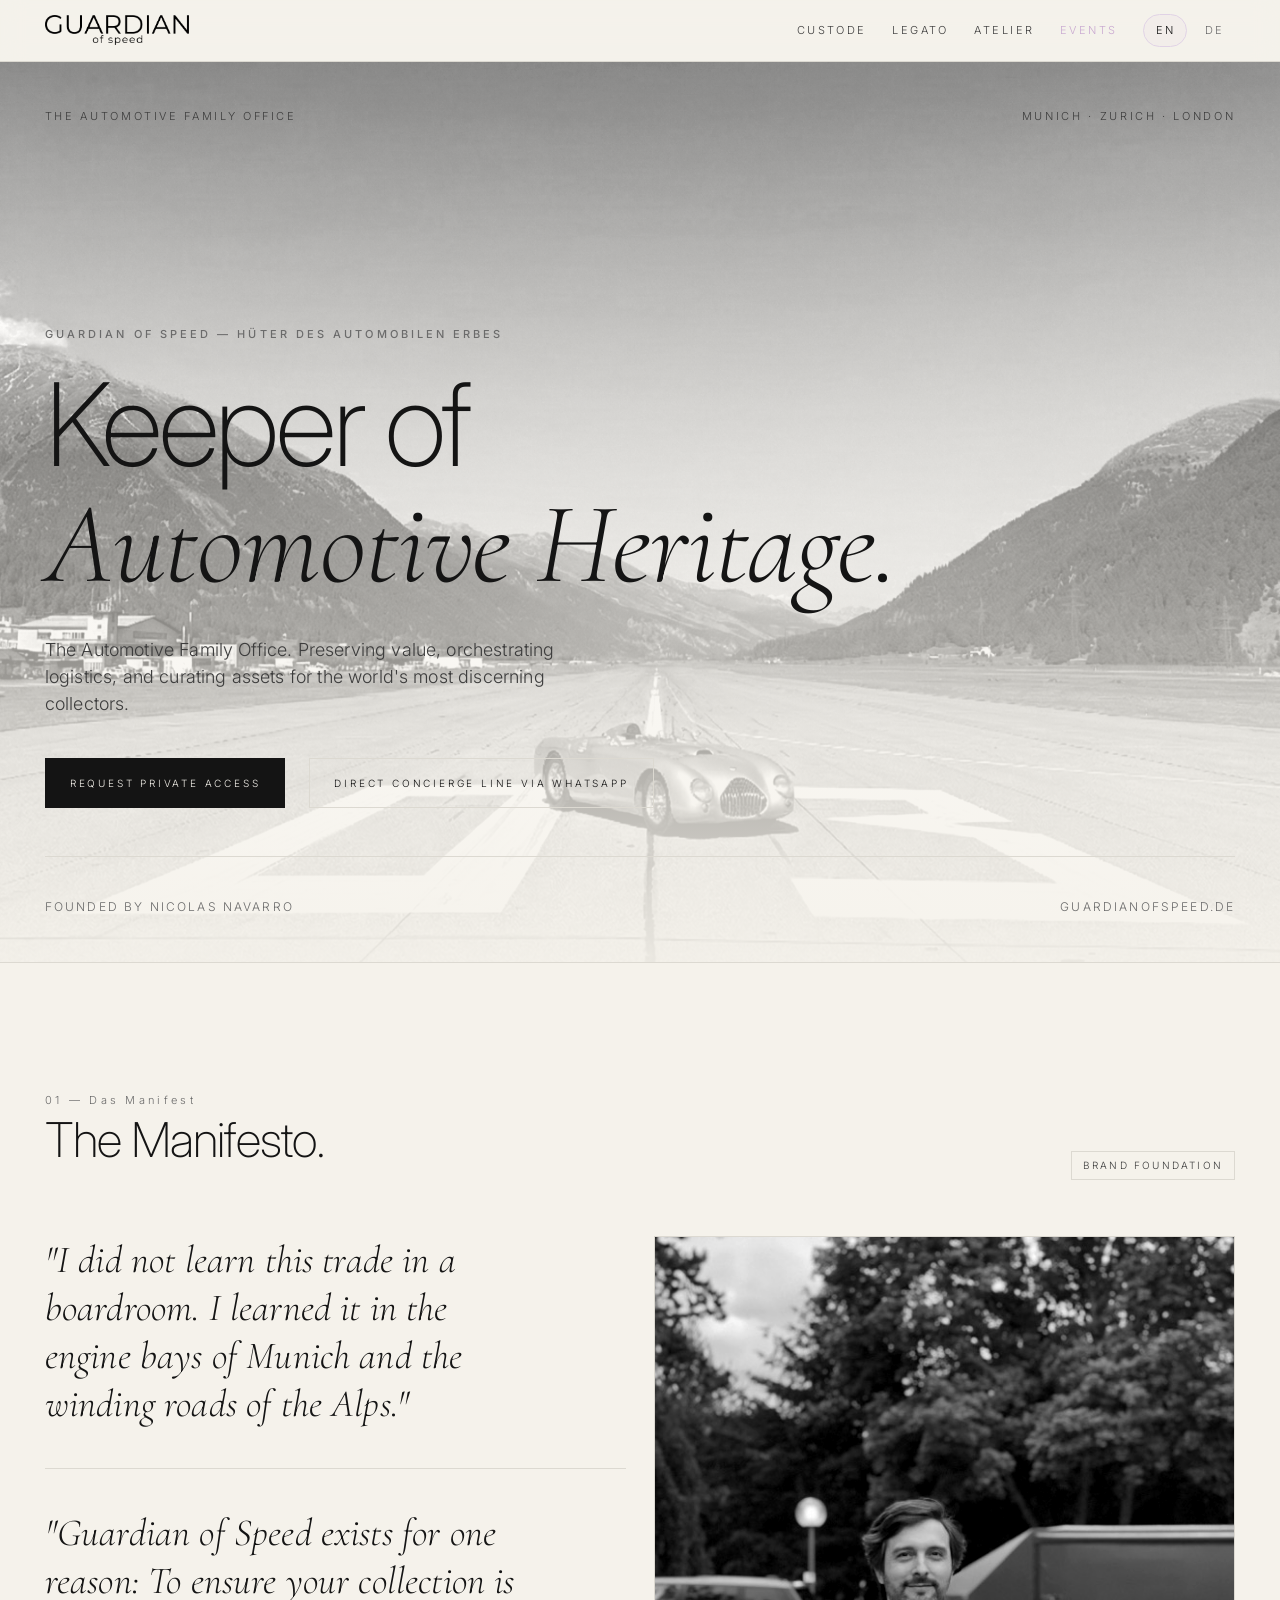
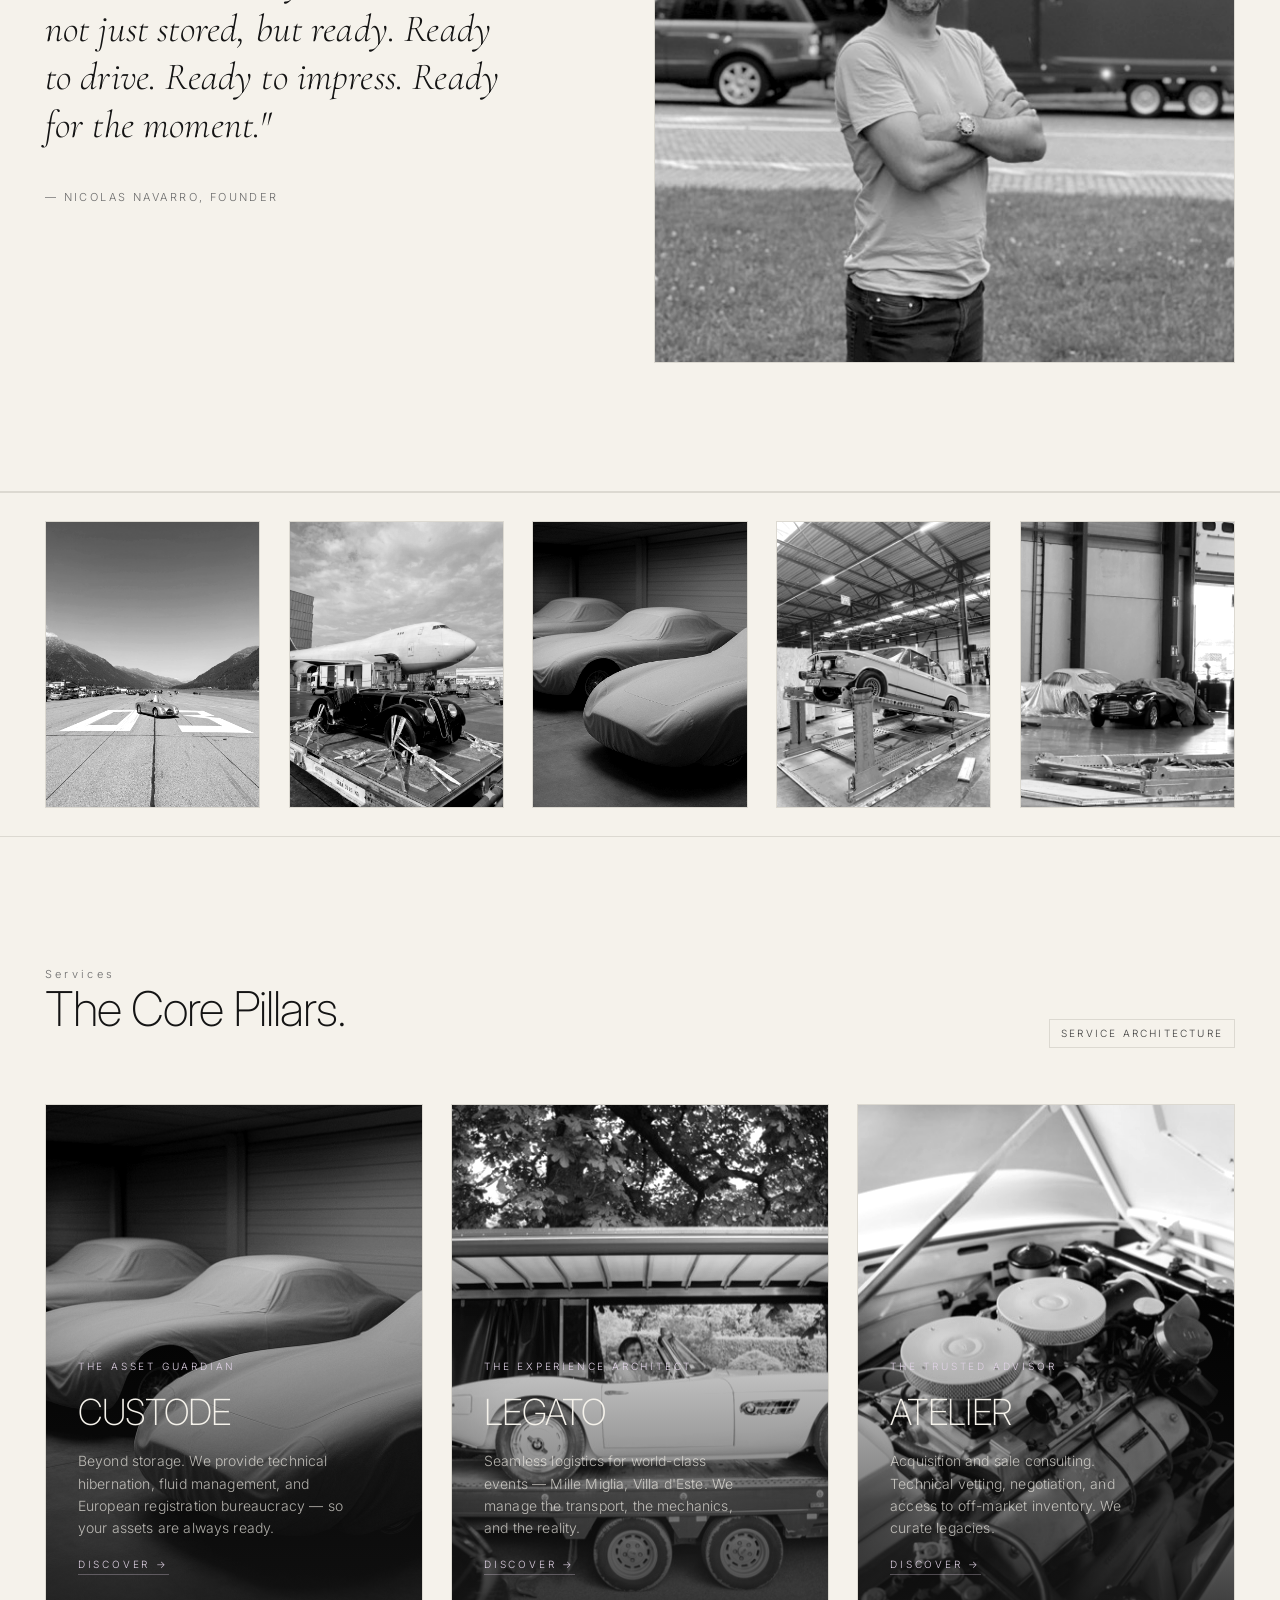
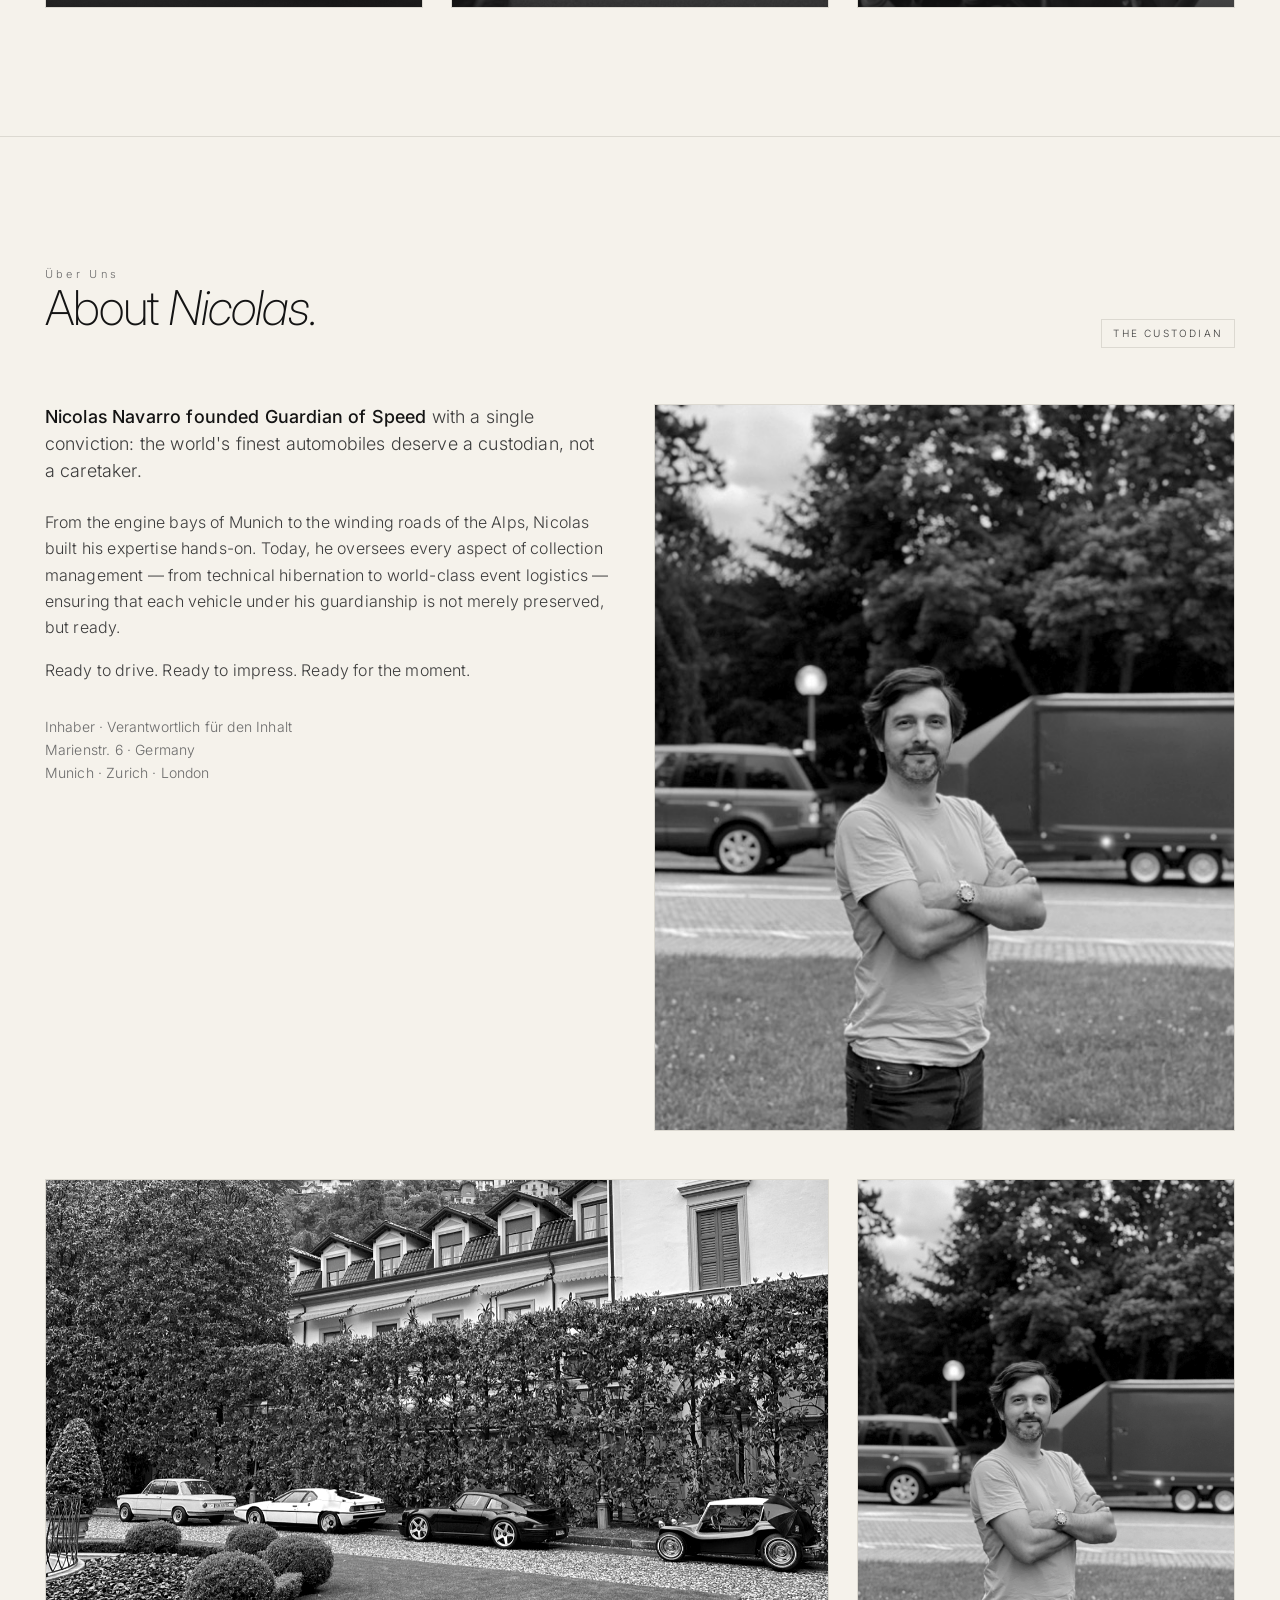
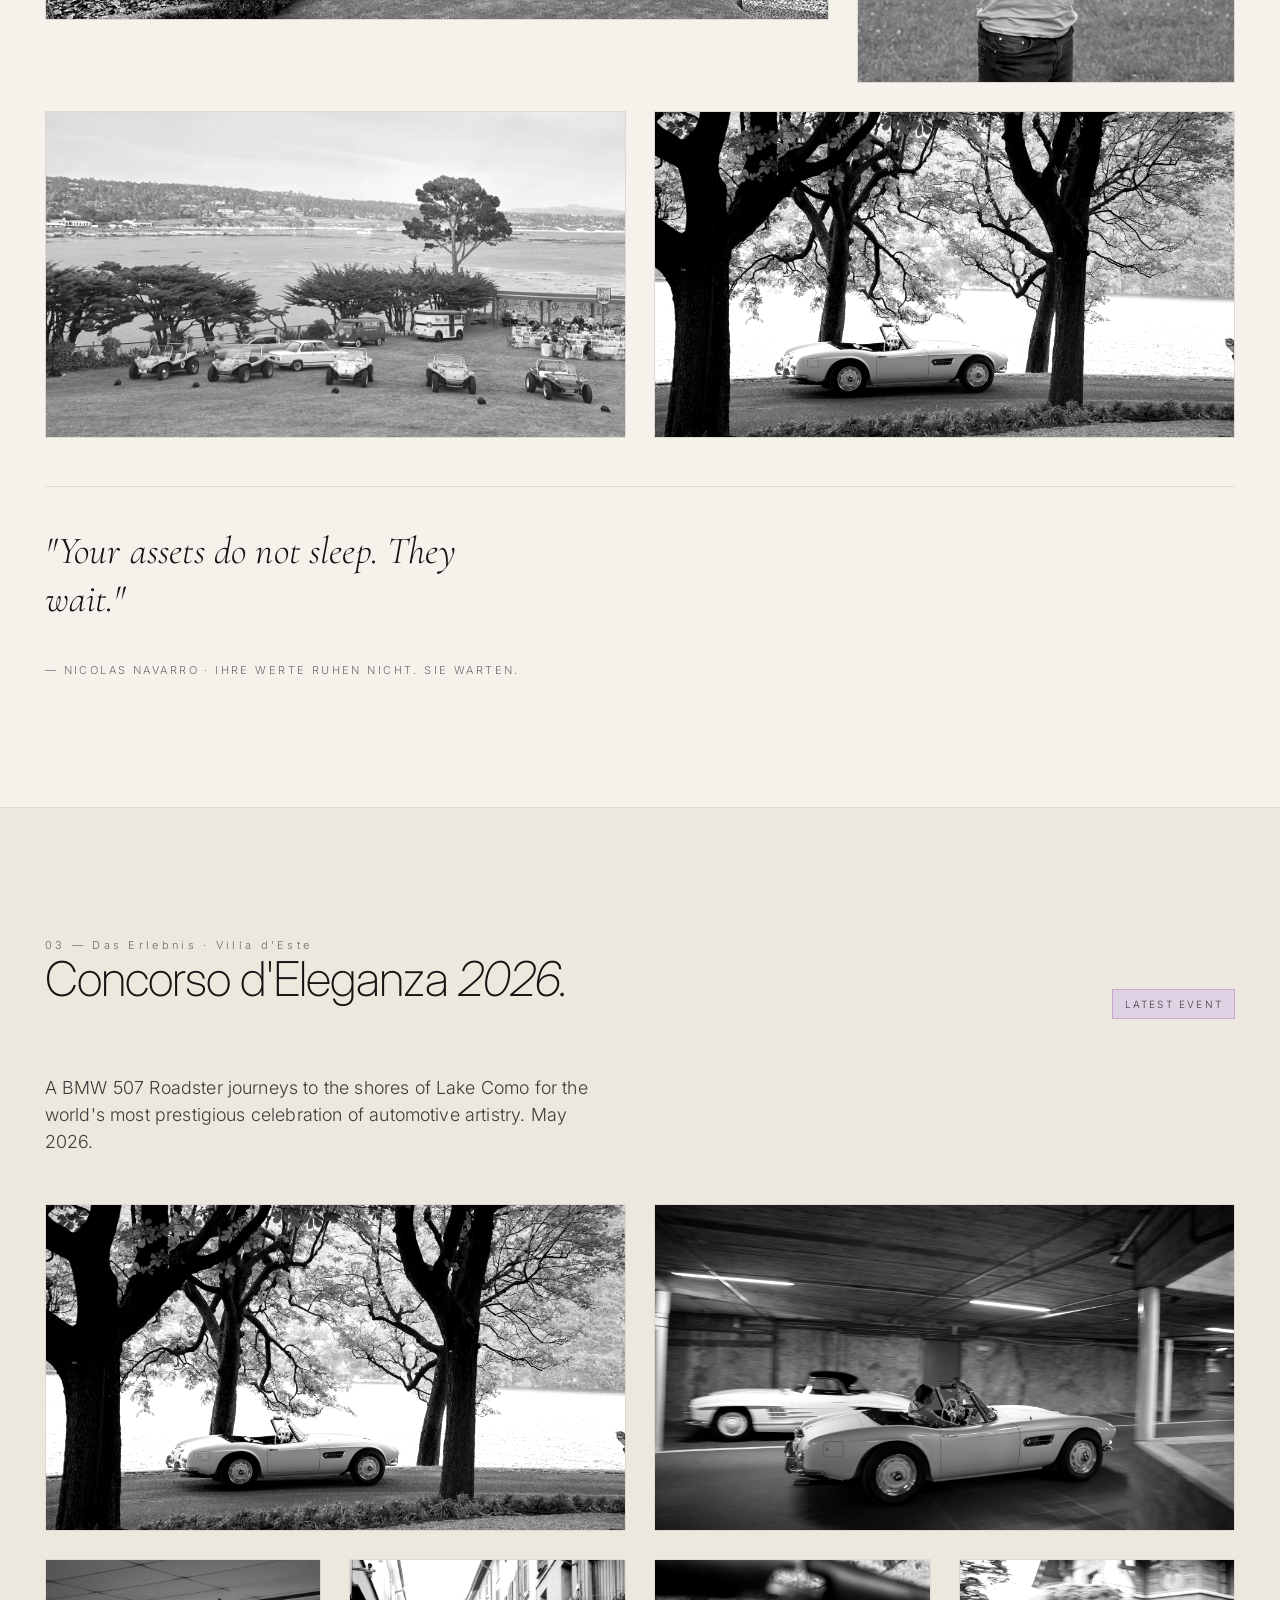
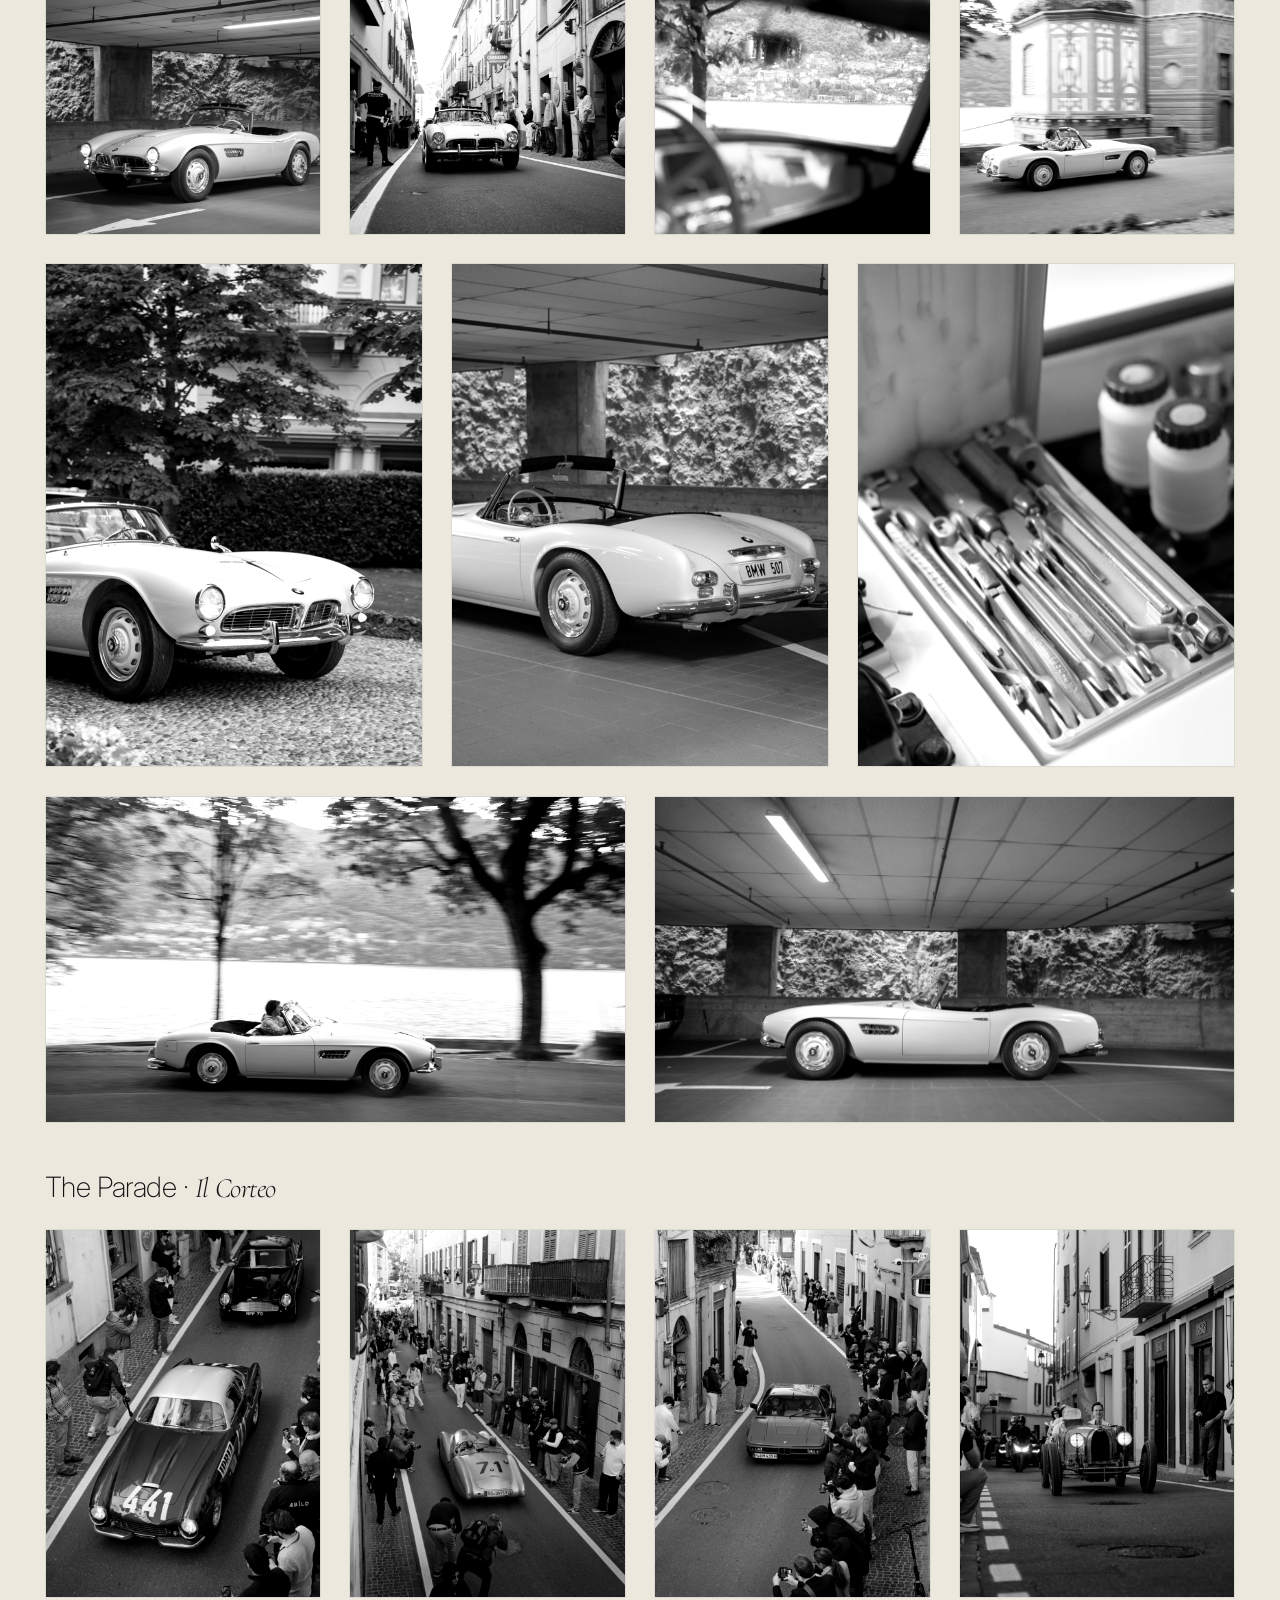
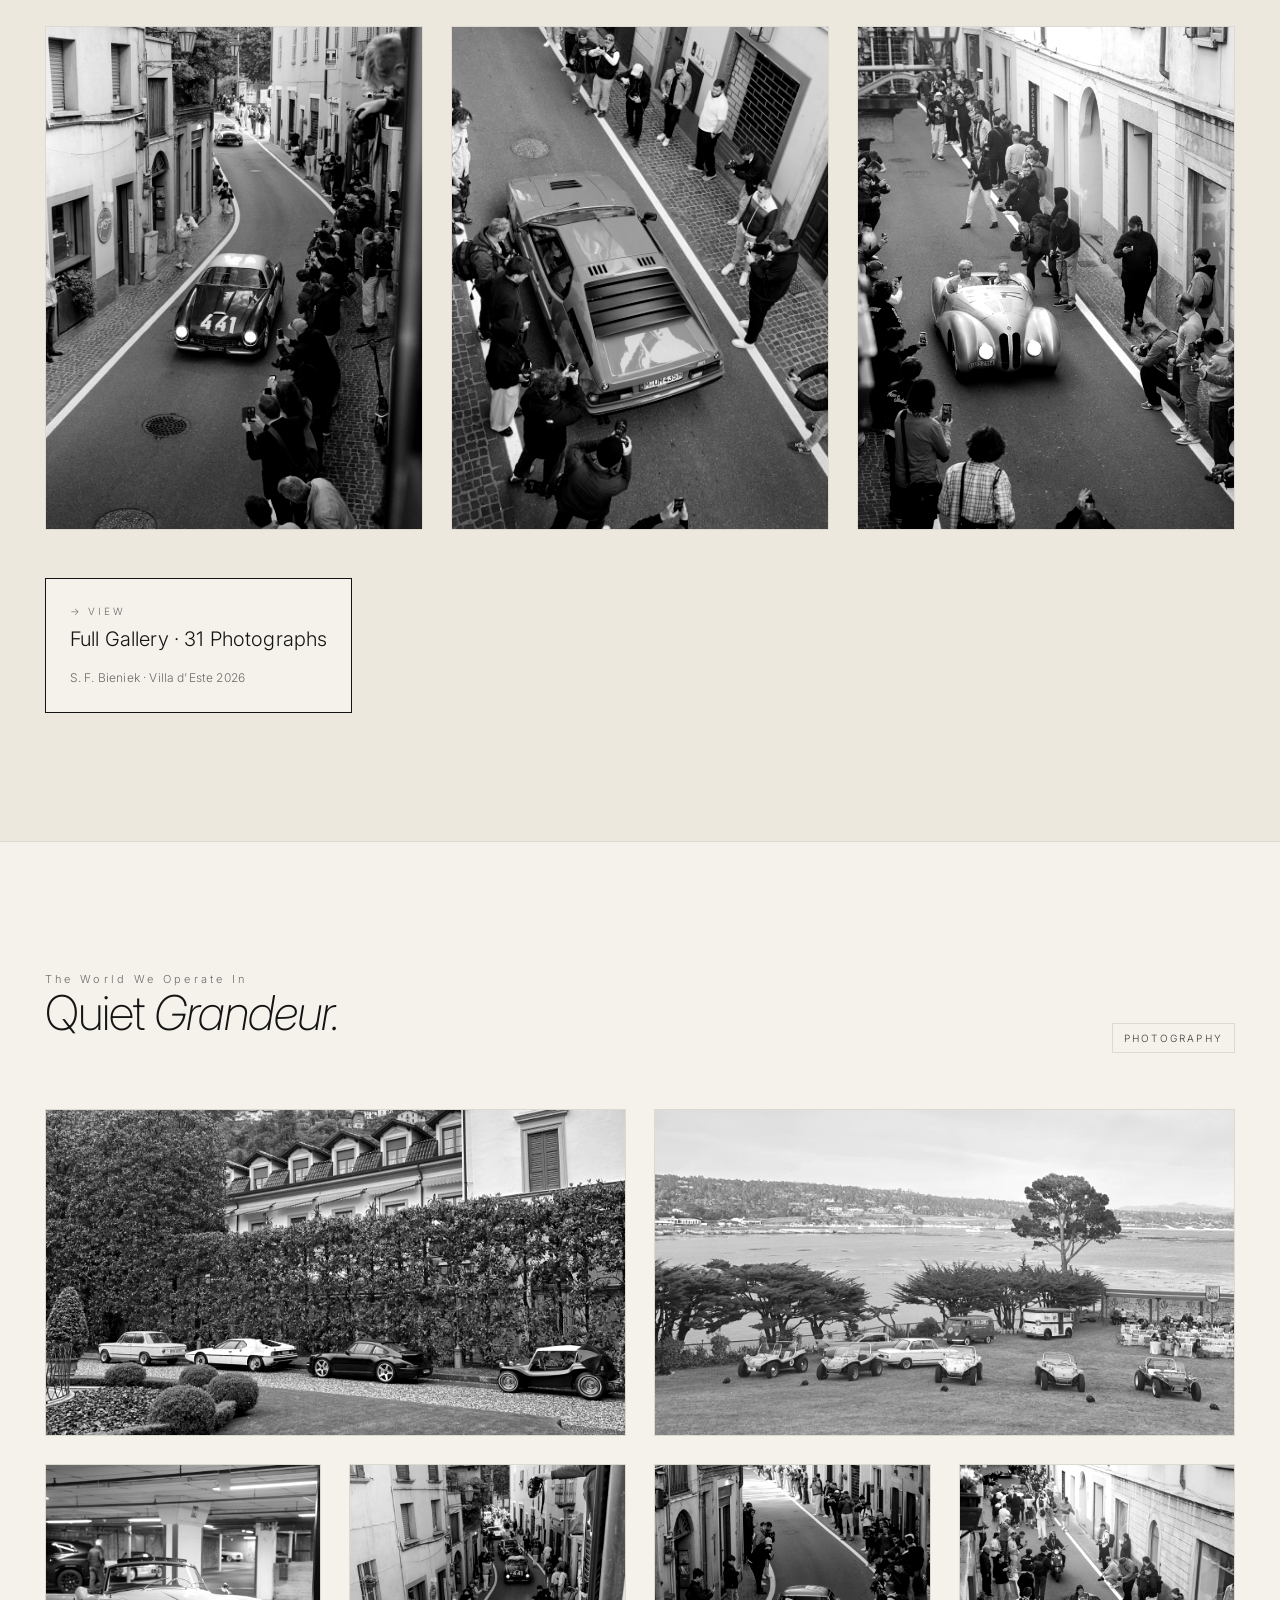
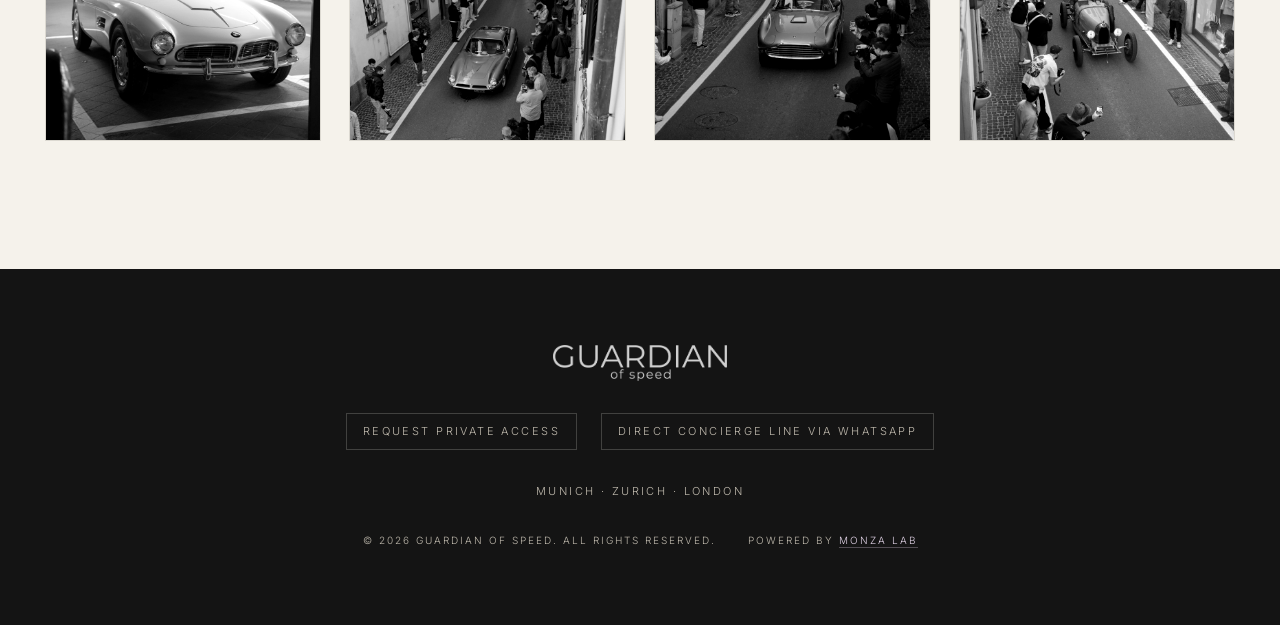
<file: index.html>
<!DOCTYPE html>
<html lang="en">
<head>
  <meta charset="UTF-8">
  <meta name="viewport" content="width=device-width, initial-scale=1.0">
  <title>Guardian of Speed — The Automotive Family Office</title>
  <meta name="description" content="Keeper of Automotive Heritage. Preserving value, orchestrating logistics, and curating assets for the world's most discerning collectors.">
  <link rel="icon" type="image/png" href="favicon.png">
  <link rel="preconnect" href="https://fonts.googleapis.com">
  <link rel="preconnect" href="https://fonts.gstatic.com" crossorigin>
  <link href="https://fonts.googleapis.com/css2?family=Inter:wght@200;300;400;500&family=Cormorant+Garamond:ital,wght@0,300;0,400;1,300;1,400&display=swap" rel="stylesheet">
  <link rel="stylesheet" href="style.css">
  <style>
    /* EN button mauve circle (from original) */
    .lang-btn { font-size:11px; letter-spacing:.15em; padding:6px 12px; color:var(--fg-soft); background:none; border:none; cursor:pointer; transition:all 300ms var(--ease); }
    .lang-btn.active { border:1px solid var(--mauve); border-radius:50px; color:var(--ink); background:rgba(224,210,229,.15); }
    .lang-btn:hover { color:var(--ink); }

    /* Service mega-cards (matching original) */
    .svc-mega { position:relative; overflow:hidden; aspect-ratio:3/4; display:flex; flex-direction:column; justify-content:flex-end; border:1px solid var(--line); }
    .svc-mega__img { position:absolute; inset:0; }
    .svc-mega__img img { width:100%; height:100%; object-fit:cover; filter:grayscale(100%) contrast(1.1); transition:filter 600ms var(--ease), transform 800ms var(--ease); }
    .svc-mega:hover .svc-mega__img img { filter:grayscale(0) contrast(1); transform:scale(1.03); }
    .svc-mega__overlay { position:absolute; inset:0; background:linear-gradient(180deg, rgba(20,20,20,0) 30%, rgba(20,20,20,.8) 100%); transition:background 600ms var(--ease); }
    .svc-mega:hover .svc-mega__overlay { background:linear-gradient(180deg, rgba(20,20,20,0) 10%, rgba(20,20,20,.9) 100%); }
    .svc-mega__content { position:relative; z-index:2; padding:2rem; color:var(--cream); }
    .svc-mega__eyebrow { font-size:10px; letter-spacing:.28em; text-transform:uppercase; color:var(--mauve); margin-bottom:.5rem; }
    .svc-mega__title { font-family:'Inter',sans-serif; font-weight:200; font-size:clamp(1.5rem,3vw,2.25rem); letter-spacing:-.02em; color:var(--cream); margin-bottom:.5rem; }
    .svc-mega__desc { font-size:14px; line-height:1.6; color:rgba(245,242,235,.7); max-width:30ch; }
    .svc-mega__link { font-size:10px; letter-spacing:.28em; text-transform:uppercase; color:var(--mauve); margin-top:1rem; display:inline-block; border-bottom:1px solid rgba(224,210,229,.3); padding-bottom:2px; transition:border-color 300ms; }
    .svc-mega:hover .svc-mega__link { border-color:var(--mauve); }

    /* Hero CTAs (matching original) */
    .hero-ctas { display:flex; gap:1.5rem; margin-top:2.5rem; flex-wrap:wrap; }
    .hero-cta { padding:1rem 1.5rem; font-size:10px; letter-spacing:.28em; text-transform:uppercase; transition:all 300ms var(--ease); }
    .hero-cta--primary { background:var(--ink); color:var(--cream); border:1px solid var(--ink); }
    .hero-cta--primary:hover { background:var(--charcoal); }
    .hero-cta--secondary { background:none; color:var(--ink); border:1px solid var(--line); }
    .hero-cta--secondary:hover { border-color:var(--mauve-2); background:rgba(224,210,229,.08); }
  </style>
</head>
<body>

<!-- ───── NAV (matching original: Logo + CUSTODE / LEGATO / ATELIER + EN/DE) ───── -->
<nav class="nav">
  <a href="index.html" class="nav__logo">
    <img src="img/logo.png" alt="Guardian of Speed" style="height:30px;width:auto">
  </a>
  <ul class="nav__links" id="navLinks">
    <li><a href="#custode">Custode</a></li>
    <li><a href="#legato">Legato</a></li>
    <li><a href="#atelier">Atelier</a></li>
    <li><a href="villa-deste.html" style="color:var(--mauve-2)">Events</a></li>
    <li>
      <button class="lang-btn active">EN</button>
      <button class="lang-btn">DE</button>
    </li>
  </ul>
  <button class="nav__burger" id="burger" aria-label="Menu"><span></span><span></span><span></span></button>
</nav>

<!-- ───── HERO (runway — matching original) ───── -->
<header class="cover">
  <div class="cover__image" style="background-image:url('img/hero-runway.jpg')" aria-hidden="true"></div>
  <div class="cover__veil" aria-hidden="true"></div>
  <div class="cover__inner">
    <div class="cover__top">
      <span>The Automotive Family Office</span>
      <span>Munich · Zurich · London</span>
    </div>
    <div class="cover__mid">
      <div class="eyebrow" style="margin-bottom:1.5rem">Guardian of Speed — Hüter des automobilen Erbes</div>
      <h1>Keeper of<br><em>Automotive Heritage.</em></h1>
      <p class="lead" style="margin-top:2rem;max-width:48ch">
        The Automotive Family Office. Preserving value, orchestrating logistics, and curating assets for the world's most discerning collectors.
      </p>
      <div class="hero-ctas">
        <a href="mailto:nn@guardianofspeed.de?subject=Inquiry%20from%20Guardian%20Website" class="hero-cta hero-cta--primary">Request Private Access</a>
        <a href="https://wa.me/491726690998" class="hero-cta hero-cta--secondary">Direct Concierge Line via WhatsApp</a>
      </div>
    </div>
    <div class="cover__bottom">
      <span>Founded by Nicolas Navarro</span>
      <span>guardianofspeed.de</span>
    </div>
  </div>
</header>

<!-- ───── MANIFESTO (matching original: 2 quotes + portrait) ───── -->
<section class="page" id="manifesto">
  <div class="wrap">
    <div class="section-head">
      <div>
        <div class="section-num">01 — Das Manifest</div>
        <h2 style="margin-top:.4rem">The Manifesto.</h2>
      </div>
      <span class="tag">Brand Foundation</span>
    </div>

    <div class="grid cols-2">
      <div>
        <div class="quote" style="border-top:none;padding-top:0;margin-top:0">
          <p>"I did not learn this trade in a boardroom. I learned it in the engine bays of Munich and the winding roads of the Alps."</p>
        </div>
        <div class="quote">
          <p>"Guardian of Speed exists for one reason: To ensure your collection is not just stored, but ready. Ready to drive. Ready to impress. Ready for the moment."</p>
          <div class="src">— Nicolas Navarro, Founder</div>
        </div>
      </div>
      <div>
        <div class="photo" style="aspect-ratio:4/5">
          <img src="img/nicolas-portrait.jpg" alt="Nicolas Navarro, Founder" />
        </div>
      </div>
    </div>
  </div>
</section>

<!-- ───── PHOTOGRAPHY — Original collection shots ───── -->
<div style="border-top:1px solid var(--line);border-bottom:1px solid var(--line);padding:var(--grid-gap) var(--pad)">
  <div style="max-width:var(--max-w);margin:0 auto;display:grid;grid-template-columns:repeat(5,1fr);gap:var(--grid-gap)">
    <div class="photo" style="aspect-ratio:3/4"><img src="img/original-runway.jpg" alt="Alpine runway" /></div>
    <div class="photo" style="aspect-ratio:3/4"><img src="img/atelier-logistics.jpg" alt="Airfreight on Boeing 747" /></div>
    <div class="photo" style="aspect-ratio:3/4"><img src="img/cars-covered.jpg" alt="Storage under covers" /></div>
    <div class="photo" style="aspect-ratio:3/4"><img src="img/original-workshop-lift.jpg" alt="Workshop lift" /></div>
    <div class="photo" style="aspect-ratio:3/4"><img src="img/original-workshop-reveal.jpg" alt="Workshop reveal" /></div>
  </div>
</div>

<!-- ───── SERVICES — 3 mega cards (CUSTODE, LEGATO, ATELIER) ───── -->
<section class="page" id="services">
  <div class="wrap">
    <div class="section-head">
      <div>
        <div class="section-num">Services</div>
        <h2>The Core Pillars.</h2>
      </div>
      <span class="tag">Service Architecture</span>
    </div>

    <div class="grid cols-3">
      <!-- CUSTODE -->
      <a href="services.html#custode" class="svc-mega reveal" id="custode">
        <div class="svc-mega__img"><img src="img/cars-covered.jpg" alt="CUSTODE" loading="lazy"></div>
        <div class="svc-mega__overlay"></div>
        <div class="svc-mega__content">
          <div class="svc-mega__eyebrow">The Asset Guardian</div>
          <div class="svc-mega__title">CUSTODE</div>
          <div class="svc-mega__desc">Beyond storage. We provide technical hibernation, fluid management, and European registration bureaucracy — so your assets are always ready.</div>
          <span class="svc-mega__link">Discover →</span>
        </div>
      </a>

      <!-- LEGATO -->
      <a href="services.html#legato" class="svc-mega reveal" id="legato">
        <div class="svc-mega__img"><img src="img/svc-transport.jpg" alt="LEGATO" loading="lazy"></div>
        <div class="svc-mega__overlay"></div>
        <div class="svc-mega__content">
          <div class="svc-mega__eyebrow">The Experience Architect</div>
          <div class="svc-mega__title">LEGATO</div>
          <div class="svc-mega__desc">Seamless logistics for world-class events — Mille Miglia, Villa d'Este. We manage the transport, the mechanics, and the reality.</div>
          <span class="svc-mega__link">Discover →</span>
        </div>
      </a>

      <!-- ATELIER -->
      <a href="services.html#atelier" class="svc-mega reveal" id="atelier">
        <div class="svc-mega__img"><img src="img/svc-engine.jpg" alt="ATELIER" loading="lazy"></div>
        <div class="svc-mega__overlay"></div>
        <div class="svc-mega__content">
          <div class="svc-mega__eyebrow">The Trusted Advisor</div>
          <div class="svc-mega__title">ATELIER</div>
          <div class="svc-mega__desc">Acquisition and sale consulting. Technical vetting, negotiation, and access to off-market inventory. We curate legacies.</div>
          <span class="svc-mega__link">Discover →</span>
        </div>
      </a>
    </div>
  </div>
</section>

<!-- ───── ABOUT NICOLAS ───── -->
<section class="page" id="about">
  <div class="wrap">
    <div class="section-head">
      <div>
        <div class="section-num">Über Uns</div>
        <h2>About <em>Nicolas.</em></h2>
      </div>
      <span class="tag">The Custodian</span>
    </div>

    <div class="grid cols-2" style="margin-bottom:3rem">
      <div>
        <p class="lead" style="margin-bottom:1.5rem">
          <strong style="font-weight:500;color:var(--ink)">Nicolas Navarro founded Guardian of Speed</strong>
          with a single conviction: the world's finest automobiles deserve a custodian, not a caretaker.
        </p>
        <p>From the engine bays of Munich to the winding roads of the Alps, Nicolas built his expertise hands-on. Today, he oversees every aspect of collection management — from technical hibernation to world-class event logistics — ensuring that each vehicle under his guardianship is not merely preserved, but ready.</p>
        <p>Ready to drive. Ready to impress. Ready for the moment.</p>
        <p style="font-size:14px;color:var(--fg-soft);margin-top:2rem">
          Inhaber · Verantwortlich für den Inhalt<br>
          Marienstr. 6 · Germany<br>
          Munich · Zurich · London
        </p>
      </div>
      <div>
        <div class="photo" style="aspect-ratio:4/5">
          <img src="img/nicolas-portrait.jpg" alt="Nicolas Navarro, Founder of Guardian of Speed" />
        </div>
      </div>
    </div>

    <!-- Nicolas photo grid — B&W → color on hover -->
    <div class="grid cols-3">
      <div class="photo photo-wide" style="aspect-ratio:16/9;grid-column:span 2">
        <img src="img/original-villa-lineup.jpg" alt="Nicolas's collection at Villa d'Este gardens" />
      </div>
      <div class="photo" style="aspect-ratio:3/4">
        <img src="img/nicolas-original.jpg" alt="Nicolas Navarro portrait" />
      </div>
    </div>

    <div class="grid cols-2" style="margin-top:var(--grid-gap)">
      <div class="photo photo-wide" style="aspect-ratio:16/9">
        <img src="img/original-pebble-beach.jpg" alt="Nicolas at Pebble Beach Concours d'Elegance" />
      </div>
      <div class="photo photo-wide" style="aspect-ratio:16/9">
        <img src="img/hero-lakeside.jpg" alt="BMW 507 at Lake Como — a Guardian vehicle" />
      </div>
    </div>

    <div class="quote" style="margin-top:3rem">
      <p>"Your assets do not sleep. They wait."</p>
      <div class="src">— Nicolas Navarro · Ihre Werte ruhen nicht. Sie warten.</div>
    </div>
  </div>
</section>

<!-- ═══════ NEW CONTENT: Villa d'Este 2026 ═══════ -->
<section class="page" id="events" style="background:var(--bg-2)">
  <div class="wrap">
    <div class="section-head">
      <div>
        <div class="section-num">03 — Das Erlebnis · Villa d'Este</div>
        <h2>Concorso d'Eleganza <em>2026.</em></h2>
      </div>
      <span class="tag mauve">Latest Event</span>
    </div>

    <p class="lead" style="margin-bottom:3rem">A BMW 507 Roadster journeys to the shores of Lake Como for the world's most prestigious celebration of automotive artistry. May 2026.</p>

    <!-- Large hero photos -->
    <div class="grid cols-2" style="margin-bottom:var(--grid-gap)">
      <div class="photo photo-wide" style="aspect-ratio:16/9"><img src="img/hero-lakeside.jpg" alt="BMW 507 under ancient trees at Lake Como" /></div>
      <div class="photo photo-wide" style="aspect-ratio:16/9"><img src="img/hero-garage-dynamic.jpg" alt="BMW 507 alongside Mercedes 300SL" /></div>
    </div>

    <!-- Gallery grid -->
    <div class="grid cols-4" style="margin-bottom:var(--grid-gap)">
      <div class="photo" style="aspect-ratio:1"><img src="img/garage-headlights.jpg" alt="BMW 507 headlights" /></div>
      <div class="photo" style="aspect-ratio:1"><img src="img/street-parade-507.jpg" alt="Village parade" /></div>
      <div class="photo" style="aspect-ratio:1"><img src="img/detail-mirror-lake.jpg" alt="Lake Como in rearview" /></div>
      <div class="photo" style="aspect-ratio:1"><img src="img/driving-red-villa.jpg" alt="Driving past red villa" /></div>
    </div>

    <!-- More event photos -->
    <div class="grid cols-3" style="margin-bottom:var(--grid-gap)">
      <div class="photo"><img src="img/villa-deste-entrance.jpg" alt="BMW 507 at Villa d'Este entrance" /></div>
      <div class="photo"><img src="img/garage-rear.jpg" alt="BMW 507 rear taillights" /></div>
      <div class="photo"><img src="img/svc-toolroll.jpg" alt="Precision tool roll" /></div>
    </div>

    <!-- Driving shots wide -->
    <div class="grid cols-2">
      <div class="photo photo-wide" style="aspect-ratio:16/9"><img src="img/hero-driving-lake.jpg" alt="BMW 507 driving along Lake Como" /></div>
      <div class="photo photo-wide" style="aspect-ratio:16/9"><img src="img/garage-profile.jpg" alt="BMW 507 profile in gallery" /></div>
    </div>

    <!-- Parade photos -->
    <h3 style="margin-top:3rem;margin-bottom:1.5rem;font-weight:200">The Parade · <em class="display-serif">Il Corteo</em></h3>
    <div class="grid cols-4" style="margin-bottom:var(--grid-gap)">
      <div class="photo"><img src="img/dsc-ferrari-topdown.jpg" alt="Ferrari 250 GT #441 from above" /></div>
      <div class="photo"><img src="img/dsc-328-silver.jpg" alt="BMW 328 Mille Miglia" /></div>
      <div class="photo"><img src="img/dsc-m1-street.jpg" alt="BMW M1 in parade" /></div>
      <div class="photo"><img src="img/dsc-bugatti-front.jpg" alt="Vintage Bugatti" /></div>
    </div>
    <div class="grid cols-3">
      <div class="photo"><img src="img/dsc-ferrari-approaching.jpg" alt="Ferrari approaching" /></div>
      <div class="photo"><img src="img/dsc-m1-topdown.jpg" alt="BMW M1 from above" /></div>
      <div class="photo"><img src="img/parade-328-streamliner.jpg" alt="BMW 328 streamliner" /></div>
    </div>

    <div style="margin-top:3rem">
      <a href="villa-deste.html" class="cta-secondary">
        <span class="cta-label">→ View</span>
        <span class="cta-text">Full Gallery · 31 Photographs</span>
        <span class="cta-de">S. F. Bieniek · Villa d'Este 2026</span>
      </a>
    </div>
  </div>
</section>

<!-- ───── MORE PHOTOGRAPHY — Original + New ───── -->
<section class="page">
  <div class="wrap">
    <div class="section-head">
      <div>
        <div class="section-num">The World We Operate In</div>
        <h2>Quiet <em>Grandeur.</em></h2>
      </div>
      <span class="tag">Photography</span>
    </div>
    <div class="grid cols-2" style="margin-bottom:var(--grid-gap)">
      <div class="photo photo-wide" style="aspect-ratio:16/9"><img src="img/original-villa-lineup.jpg" alt="Classic car collection at Villa d'Este" /></div>
      <div class="photo photo-wide" style="aspect-ratio:16/9"><img src="img/original-pebble-beach.jpg" alt="Pebble Beach" /></div>
    </div>
    <div class="grid cols-4">
      <div class="photo" style="aspect-ratio:1"><img src="img/garage-front.jpg" alt="BMW 507 in garage" /></div>
      <div class="photo" style="aspect-ratio:1"><img src="img/dsc-blue-roadster.jpg" alt="Blue roadster" /></div>
      <div class="photo" style="aspect-ratio:1"><img src="img/dsc-silver-coupe.jpg" alt="Silver coupé" /></div>
      <div class="photo" style="aspect-ratio:1"><img src="img/parade-bugatti-blue.jpg" alt="Blue Bugatti" /></div>
    </div>
  </div>
</section>

<!-- ───── FOOTER (matching original) ───── -->
<footer class="colophon" style="flex-direction:column;gap:2rem;align-items:center;text-align:center;padding:clamp(3rem,6vw,5rem) var(--pad)">
  <img src="img/logo.png" alt="Guardian of Speed" style="height:36px;width:auto;filter:invert(1);opacity:.8">
  <div style="display:flex;gap:1.5rem;flex-wrap:wrap;justify-content:center">
    <a href="mailto:nn@guardianofspeed.de?subject=Inquiry%20from%20Guardian%20Website" style="padding:8px 16px;border:1px solid rgba(245,242,235,.2);color:#BEB8AC;transition:border-color 300ms">Request Private Access</a>
    <a href="https://wa.me/491726690998" style="padding:8px 16px;border:1px solid rgba(245,242,235,.2);color:#BEB8AC;transition:border-color 300ms">Direct Concierge Line via WhatsApp</a>
  </div>
  <div>Munich · Zurich · London</div>
  <div style="display:flex;gap:2rem;font-size:10px;letter-spacing:.2em">
    <span>© 2026 Guardian of Speed. All rights reserved.</span>
    <span>Powered by <a href="https://monza.lat" style="color:var(--mauve);border-bottom:1px solid rgba(224,210,229,.3);padding-bottom:1px">Monza Lab</a></span>
  </div>
</footer>

<script>
const reveals = document.querySelectorAll('.reveal');
const observer = new IntersectionObserver((entries) => {
  entries.forEach(e => { if (e.isIntersecting) { e.target.classList.add('reveal--visible'); observer.unobserve(e.target); } });
}, { threshold: 0.15, rootMargin: '0px 0px -40px 0px' });
reveals.forEach(el => observer.observe(el));

const burger = document.getElementById('burger');
const navLinks = document.getElementById('navLinks');
burger.addEventListener('click', () => { burger.classList.toggle('nav__burger--open'); navLinks.classList.toggle('nav__links--open'); });
navLinks.querySelectorAll('a').forEach(a => { a.addEventListener('click', () => { burger.classList.remove('nav__burger--open'); navLinks.classList.remove('nav__links--open'); }); });
</script>
</body>
</html>
</file>
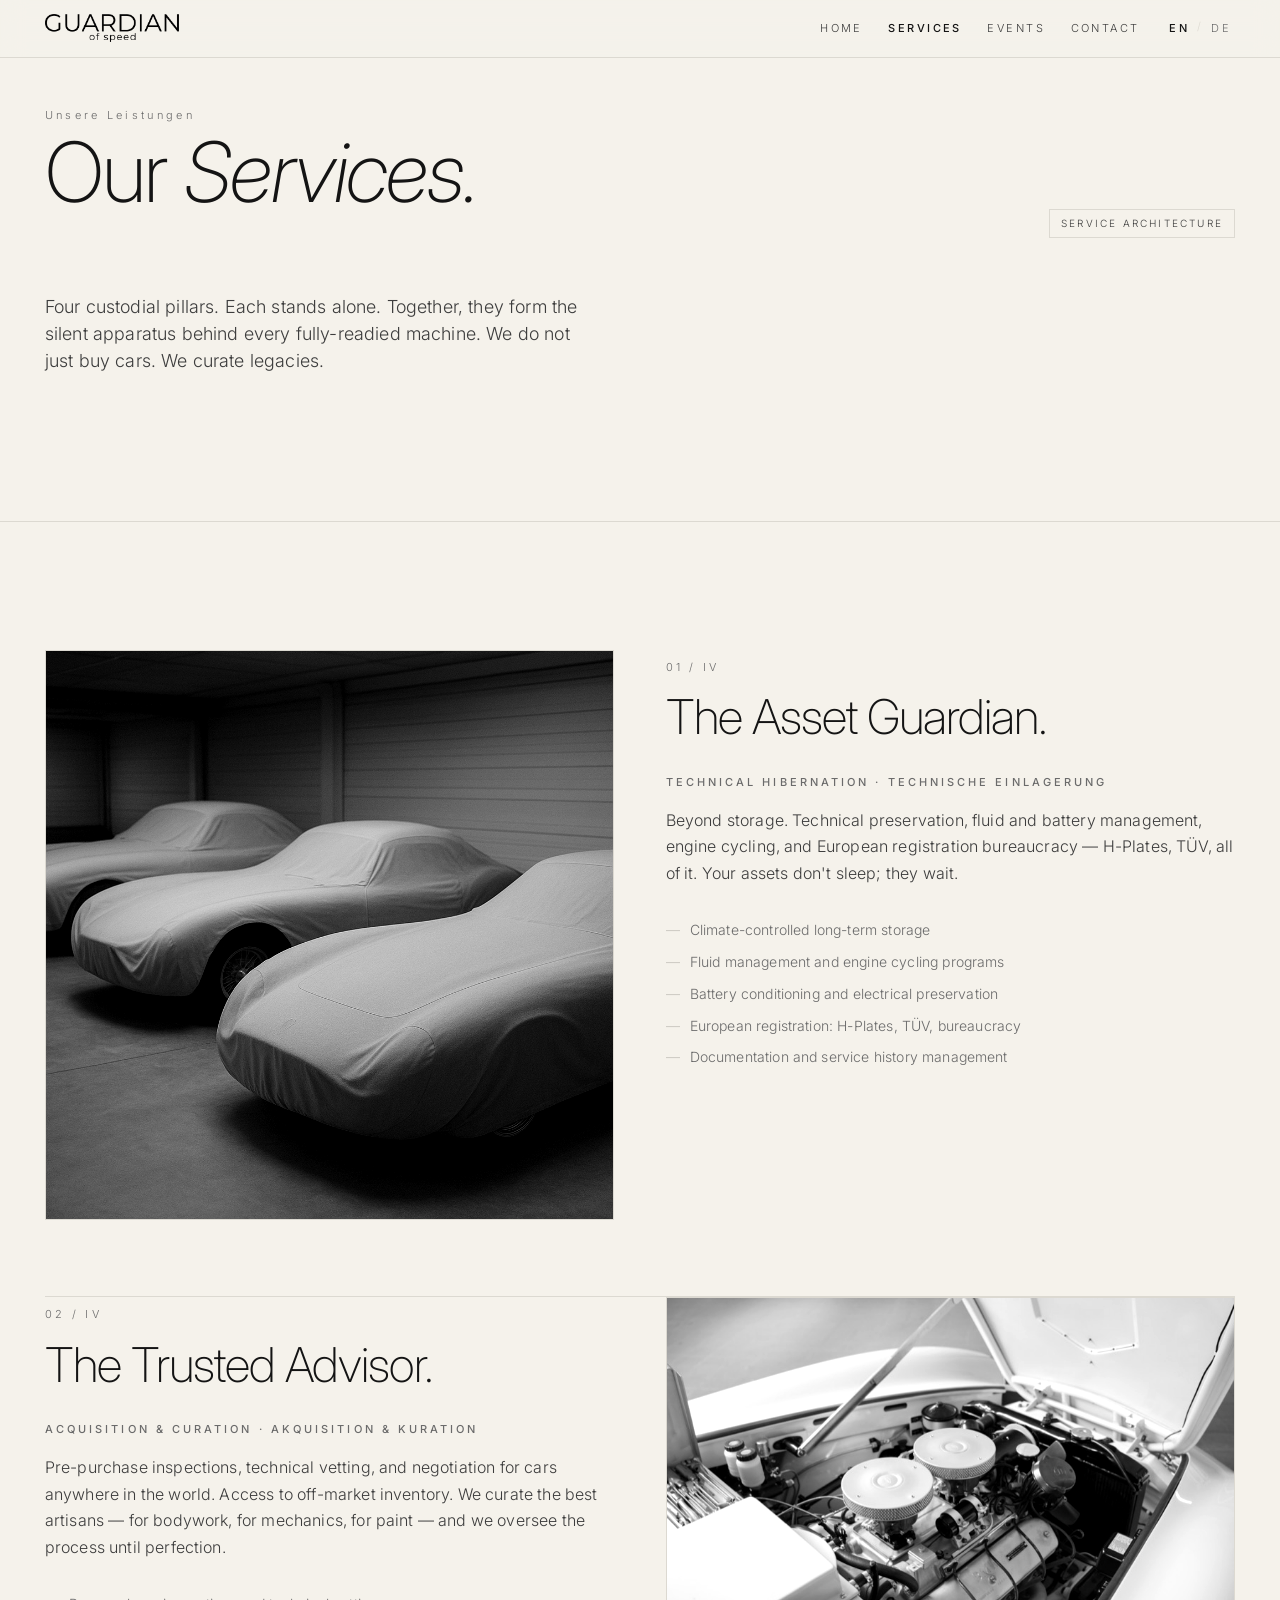
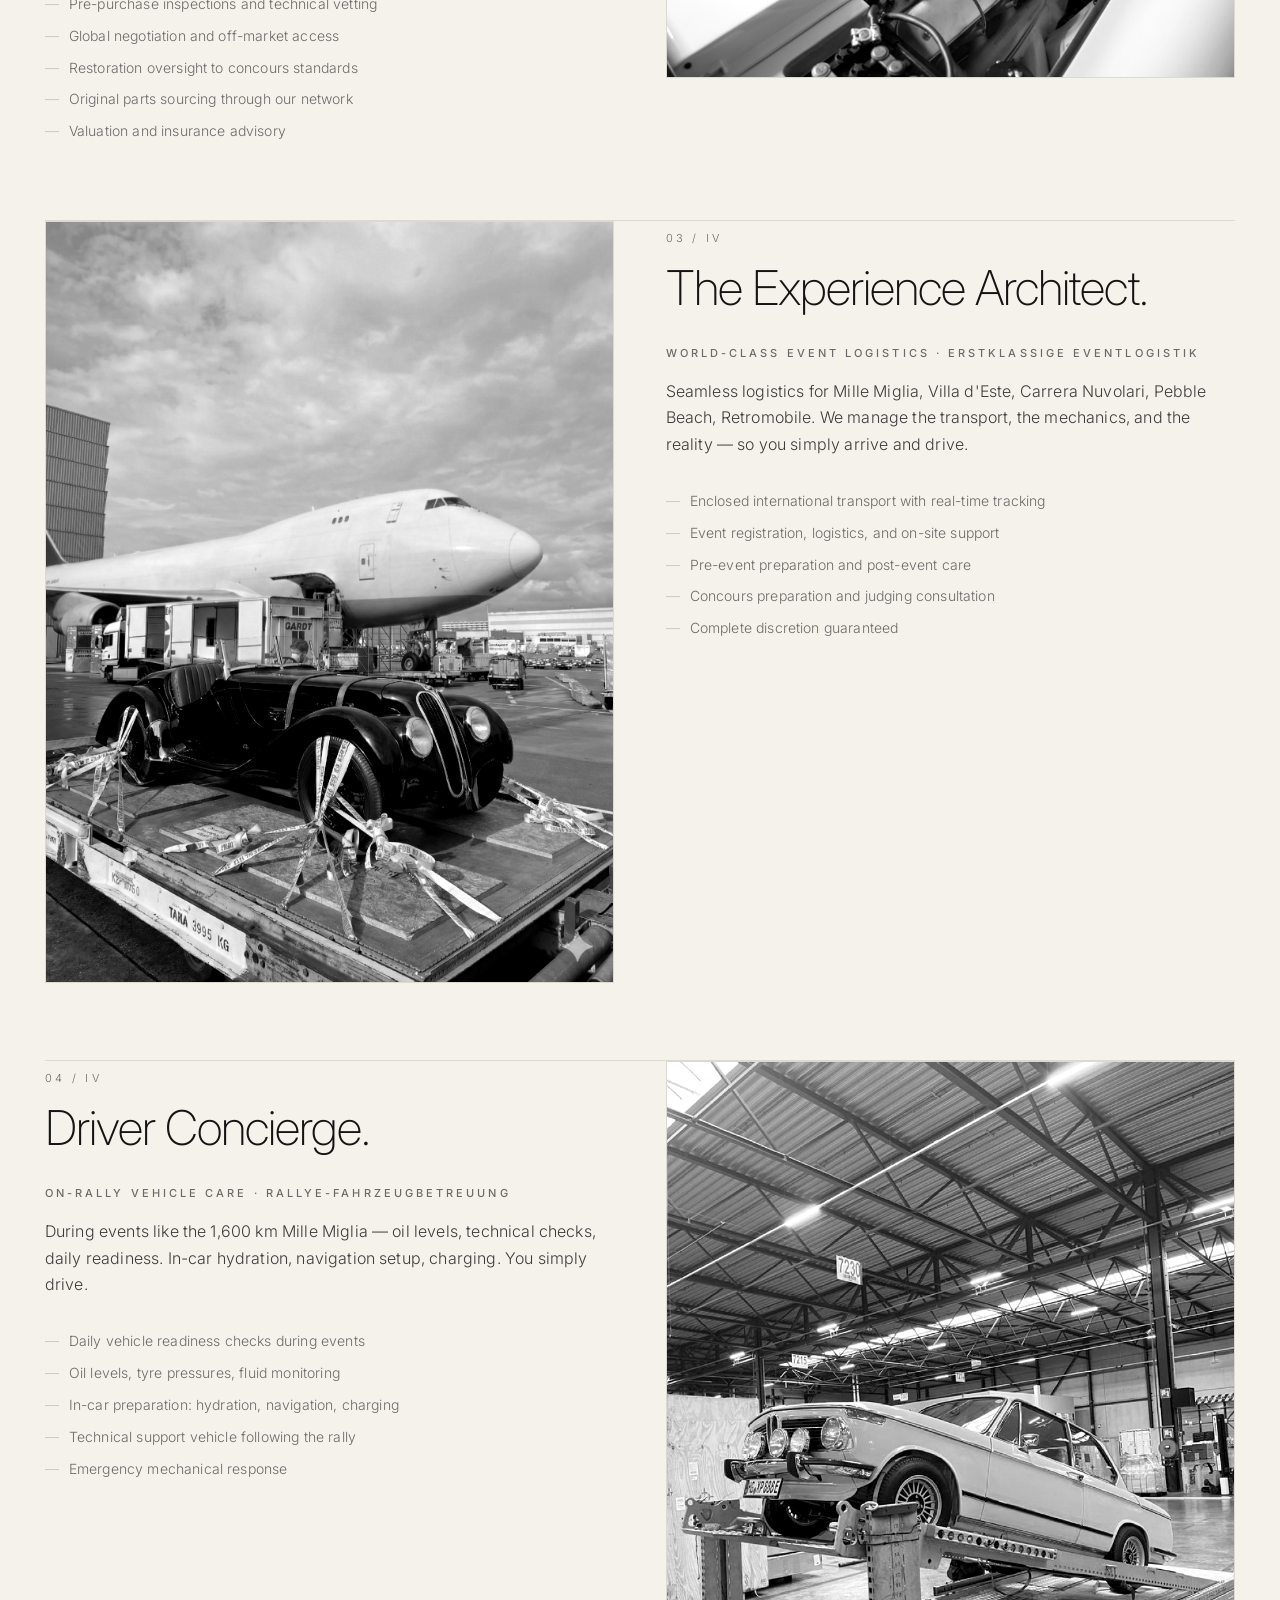
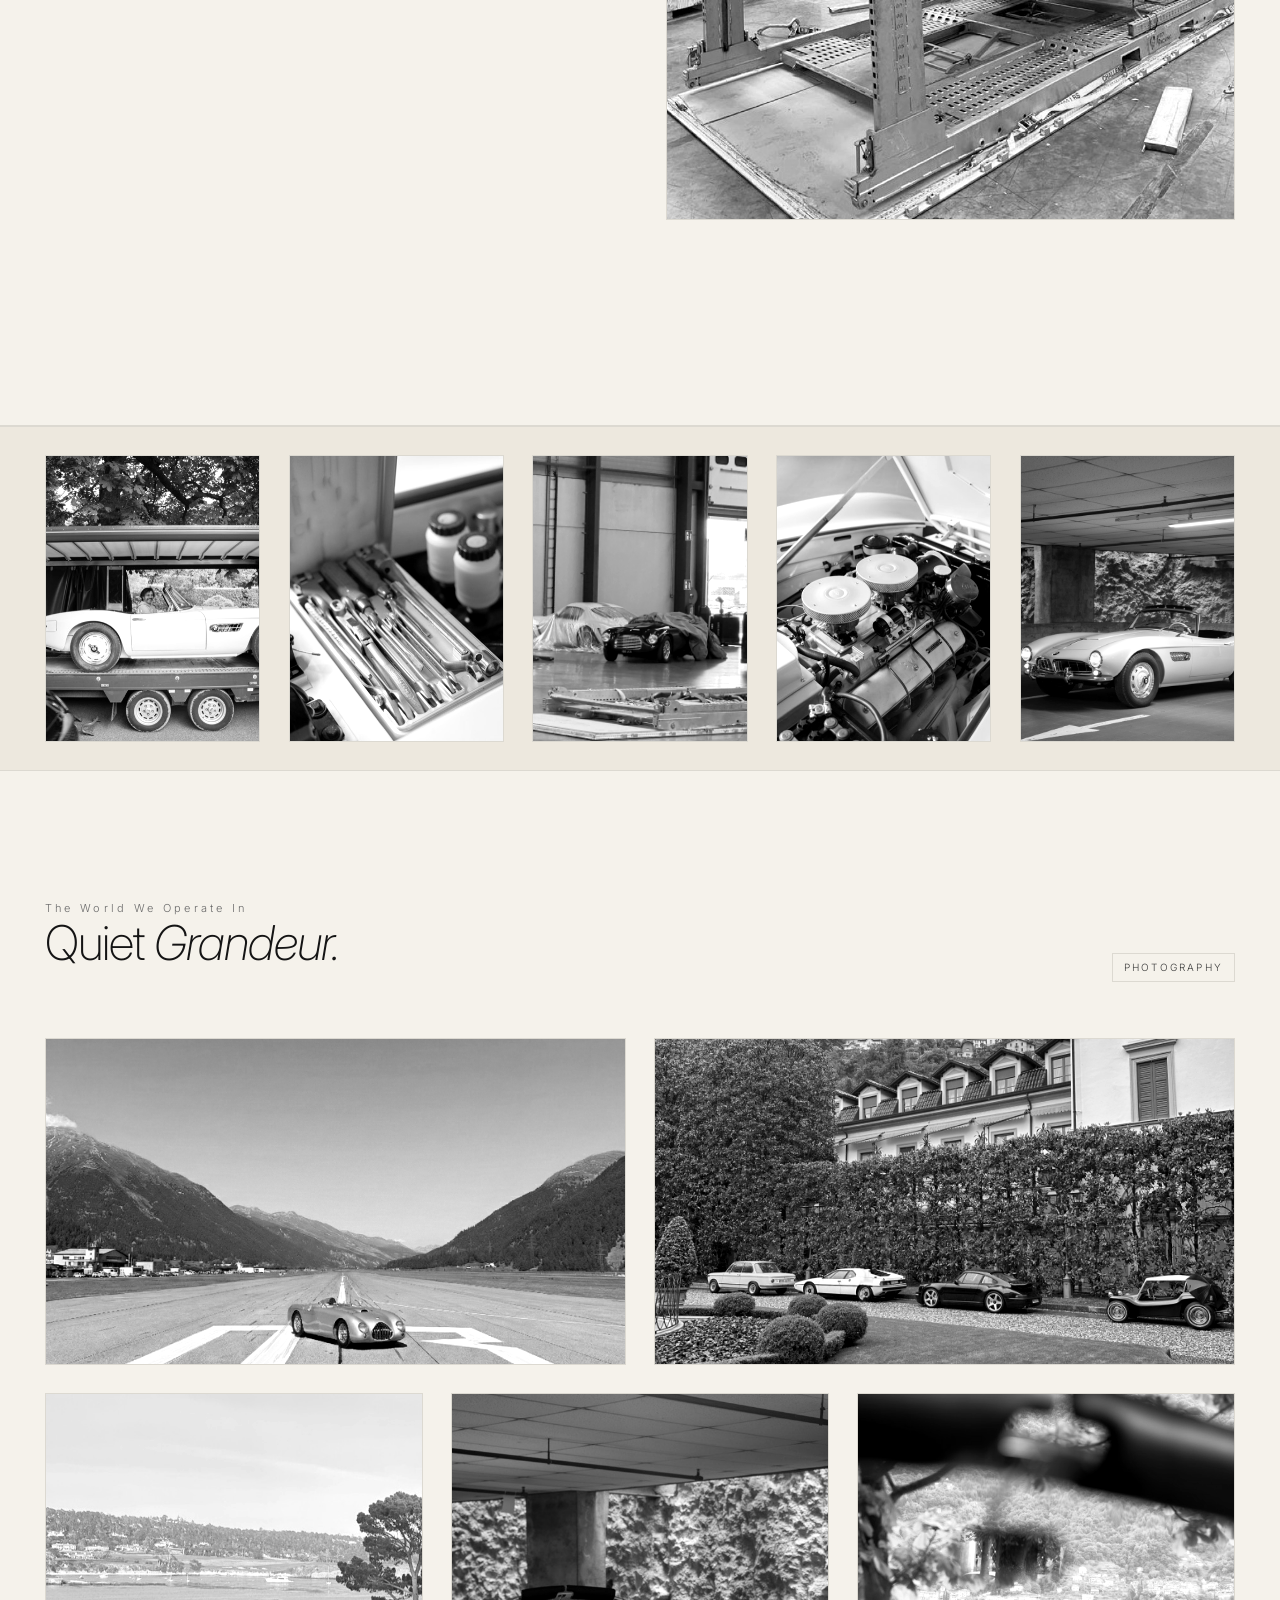
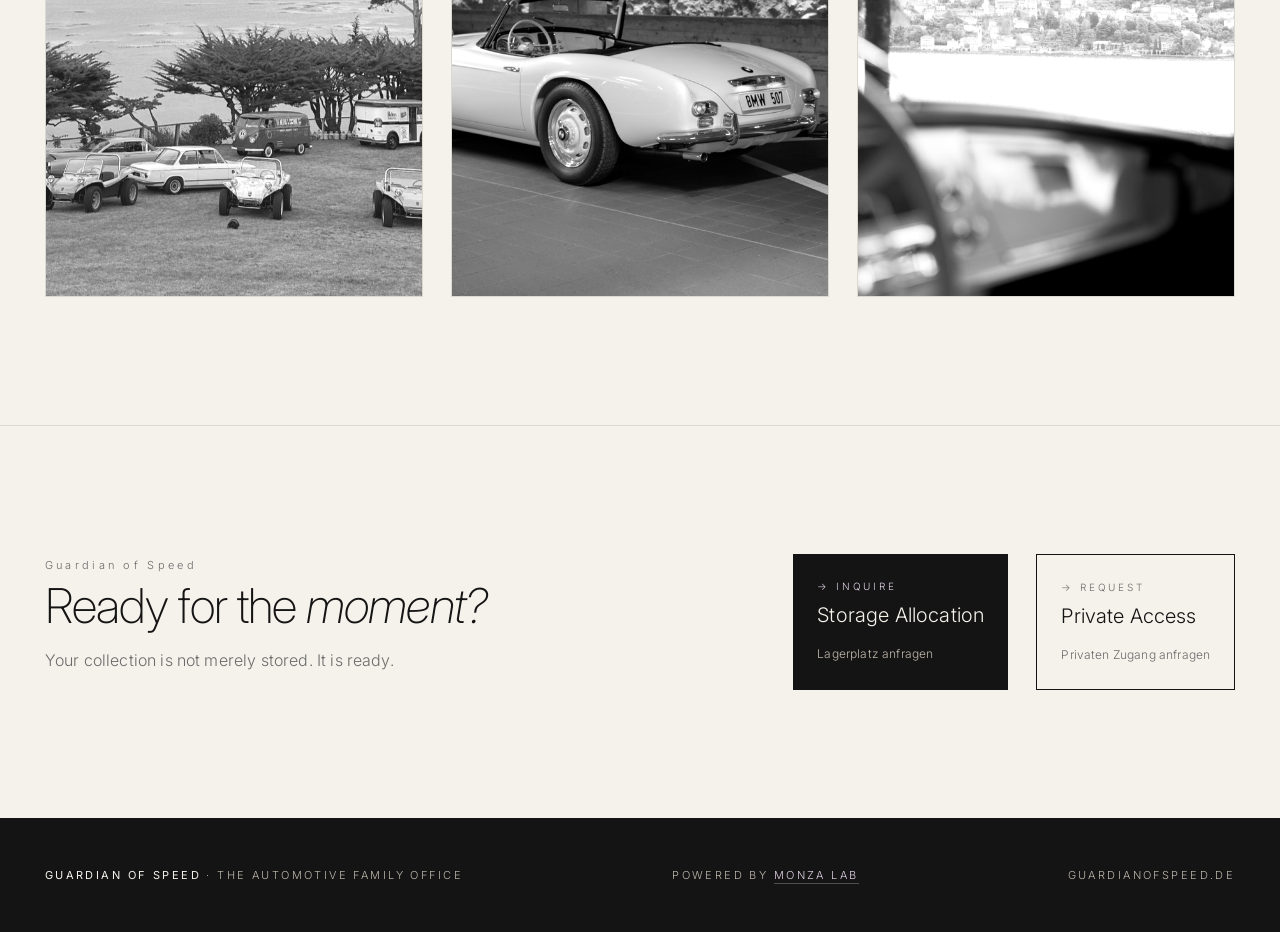
<file: services.html>
<!DOCTYPE html>
<html lang="en">
<head>
  <meta charset="UTF-8">
  <meta name="viewport" content="width=device-width, initial-scale=1.0">
  <title>Services — Guardian of Speed</title>
  <meta name="description" content="The Asset Guardian. The Trusted Advisor. The Experience Architect. Driver Concierge. Four custodial pillars for the world's finest collector vehicles.">
  <link rel="icon" type="image/png" href="favicon.png">
  <link rel="preconnect" href="https://fonts.googleapis.com">
  <link rel="preconnect" href="https://fonts.gstatic.com" crossorigin>
  <link href="https://fonts.googleapis.com/css2?family=Inter:wght@200;300;400;500&family=Cormorant+Garamond:ital,wght@0,300;0,400;1,300;1,400&display=swap" rel="stylesheet">
  <link rel="stylesheet" href="style.css">
</head>
<body>

<!-- ───── NAV ───── -->
<nav class="nav">
  <a href="index.html" class="nav__logo"><img src="img/logo.png" alt="Guardian of Speed" style="height:28px;width:auto"></a>
  <ul class="nav__links" id="navLinks">
    <li><a href="index.html">Home</a></li>
    <li><a href="services.html" class="active">Services</a></li>
    <li><a href="villa-deste.html">Events</a></li>
    <li><a href="index.html#contact">Contact</a></li>
    <li><div class="lang-switch"><a href="#" class="active">EN</a><span>/</span><a href="#">DE</a></div></li>
  </ul>
  <button class="nav__burger" id="burger" aria-label="Menu"><span></span><span></span><span></span></button>
</nav>

<!-- ───── PAGE HEADER ───── -->
<section class="page" style="padding-top:clamp(2rem,4vw,3rem)">
  <div class="wrap">
    <div class="section-head">
      <div>
        <div class="section-num">Unsere Leistungen</div>
        <h1 style="margin-top:.4rem">Our <em>Services.</em></h1>
      </div>
      <span class="tag">Service Architecture</span>
    </div>
    <p class="lead">Four custodial pillars. Each stands alone. Together, they form the silent apparatus behind every fully-readied machine. We do not just buy cars. We curate legacies.</p>
  </div>
</section>

<!-- ───── SERVICE BLOCKS ───── -->
<section class="page">
  <div class="wrap">

    <!-- 01 Asset Guardian -->
    <div class="svc-block" id="maintenance">
      <div class="svc-block__img reveal">
        <img src="img/cars-covered.jpg" alt="Cars under protective covers in climate-controlled storage" loading="lazy">
      </div>
      <div class="svc-block__text">
        <div class="section-num reveal">01 / IV</div>
        <h2 class="reveal">The Asset Guardian.</h2>
        <div class="eyebrow reveal">Technical Hibernation · Technische Einlagerung</div>
        <p class="reveal">Beyond storage. Technical preservation, fluid and battery management, engine cycling, and European registration bureaucracy — H-Plates, TÜV, all of it. Your assets don't sleep; they wait.</p>
        <ul class="reveal">
          <li>Climate-controlled long-term storage</li>
          <li>Fluid management and engine cycling programs</li>
          <li>Battery conditioning and electrical preservation</li>
          <li>European registration: H-Plates, TÜV, bureaucracy</li>
          <li>Documentation and service history management</li>
        </ul>
      </div>
    </div>

    <!-- 02 Trusted Advisor -->
    <div class="svc-block" id="advisor">
      <div class="svc-block__img reveal">
        <img src="img/svc-engine.jpg" alt="BMW 507 V8 engine bay" loading="lazy">
      </div>
      <div class="svc-block__text">
        <div class="section-num reveal">02 / IV</div>
        <h2 class="reveal">The Trusted Advisor.</h2>
        <div class="eyebrow reveal">Acquisition & Curation · Akquisition & Kuration</div>
        <p class="reveal">Pre-purchase inspections, technical vetting, and negotiation for cars anywhere in the world. Access to off-market inventory. We curate the best artisans — for bodywork, for mechanics, for paint — and we oversee the process until perfection.</p>
        <ul class="reveal">
          <li>Pre-purchase inspections and technical vetting</li>
          <li>Global negotiation and off-market access</li>
          <li>Restoration oversight to concours standards</li>
          <li>Original parts sourcing through our network</li>
          <li>Valuation and insurance advisory</li>
        </ul>
      </div>
    </div>

    <!-- 03 Experience Architect -->
    <div class="svc-block" id="logistics">
      <div class="svc-block__img reveal">
        <img src="img/atelier-logistics.jpg" alt="Classic car airfreight on Boeing 747 cargo pallet" loading="lazy">
      </div>
      <div class="svc-block__text">
        <div class="section-num reveal">03 / IV</div>
        <h2 class="reveal">The Experience Architect.</h2>
        <div class="eyebrow reveal">World-Class Event Logistics · Erstklassige Eventlogistik</div>
        <p class="reveal">Seamless logistics for Mille Miglia, Villa d'Este, Carrera Nuvolari, Pebble Beach, Retromobile. We manage the transport, the mechanics, and the reality — so you simply arrive and drive.</p>
        <ul class="reveal">
          <li>Enclosed international transport with real-time tracking</li>
          <li>Event registration, logistics, and on-site support</li>
          <li>Pre-event preparation and post-event care</li>
          <li>Concours preparation and judging consultation</li>
          <li>Complete discretion guaranteed</li>
        </ul>
      </div>
    </div>

    <!-- 04 Driver Concierge -->
    <div class="svc-block" id="concierge">
      <div class="svc-block__img reveal">
        <img src="img/original-workshop-lift.jpg" alt="BMW on lift during pre-rally preparation" loading="lazy">
      </div>
      <div class="svc-block__text">
        <div class="section-num reveal">04 / IV</div>
        <h2 class="reveal">Driver Concierge.</h2>
        <div class="eyebrow reveal">On-Rally Vehicle Care · Rallye-Fahrzeugbetreuung</div>
        <p class="reveal">During events like the 1,600 km Mille Miglia — oil levels, technical checks, daily readiness. In-car hydration, navigation setup, charging. You simply drive.</p>
        <ul class="reveal">
          <li>Daily vehicle readiness checks during events</li>
          <li>Oil levels, tyre pressures, fluid monitoring</li>
          <li>In-car preparation: hydration, navigation, charging</li>
          <li>Technical support vehicle following the rally</li>
          <li>Emergency mechanical response</li>
        </ul>
      </div>
    </div>

  </div>
</section>

<!-- ───── PHOTO STRIP — Mixed original + new ───── -->
<div style="background:var(--bg-2);border-top:1px solid var(--line);border-bottom:1px solid var(--line);padding:var(--grid-gap) var(--pad)">
  <div style="max-width:var(--max-w);margin:0 auto;display:grid;grid-template-columns:repeat(5,1fr);gap:var(--grid-gap)">
    <div class="photo" style="aspect-ratio:3/4;border:1px solid var(--line)"><img src="img/svc-transport.jpg" alt="Enclosed transport" loading="lazy"></div>
    <div class="photo" style="aspect-ratio:3/4;border:1px solid var(--line)"><img src="img/svc-toolroll.jpg" alt="Precision tool roll" loading="lazy"></div>
    <div class="photo" style="aspect-ratio:3/4;border:1px solid var(--line)"><img src="img/original-workshop-reveal.jpg" alt="Workshop reveal" loading="lazy"></div>
    <div class="photo" style="aspect-ratio:3/4;border:1px solid var(--line)"><img src="img/svc-engine.jpg" alt="V8 engine bay" loading="lazy"></div>
    <div class="photo" style="aspect-ratio:3/4;border:1px solid var(--line)"><img src="img/garage-headlights.jpg" alt="BMW 507 headlights" loading="lazy"></div>
  </div>
</div>

<!-- ───── MORE PHOTOGRAPHY ───── -->
<section class="page">
  <div class="wrap">
    <div class="section-head">
      <div>
        <div class="section-num">The World We Operate In</div>
        <h2>Quiet <em>Grandeur.</em></h2>
      </div>
      <span class="tag">Photography</span>
    </div>
    <div class="grid cols-2" style="margin-bottom:var(--grid-gap)">
      <div class="photo photo-wide" style="aspect-ratio:16/9"><img src="img/hero-runway.jpg" alt="Classic car on alpine runway" /></div>
      <div class="photo photo-wide" style="aspect-ratio:16/9"><img src="img/original-villa-lineup.jpg" alt="Classic cars at Villa d'Este gardens" /></div>
    </div>
    <div class="grid cols-3">
      <div class="photo"><img src="img/original-pebble-beach.jpg" alt="Pebble Beach" /></div>
      <div class="photo"><img src="img/garage-rear.jpg" alt="BMW 507 rear taillights" /></div>
      <div class="photo"><img src="img/detail-mirror-lake.jpg" alt="Lake Como in rearview mirror" /></div>
    </div>
  </div>
</section>

<!-- ───── CTA ───── -->
<section class="page">
  <div class="wrap" style="display:flex;justify-content:space-between;align-items:flex-end;flex-wrap:wrap;gap:2rem">
    <div>
      <div class="section-num" style="margin-bottom:.4rem">Guardian of Speed</div>
      <h2>Ready for the <em>moment?</em></h2>
      <p style="margin-top:1rem;color:var(--fg-soft)">Your collection is not merely stored. It is ready.</p>
    </div>
    <div style="display:flex;gap:var(--grid-gap);flex-wrap:wrap">
      <a href="https://wa.me/491726690998" class="cta-primary">
        <span class="cta-label">→ Inquire</span>
        <span class="cta-text">Storage Allocation</span>
        <span class="cta-de">Lagerplatz anfragen</span>
      </a>
      <a href="mailto:nn@guardianofspeed.de" class="cta-secondary">
        <span class="cta-label">→ Request</span>
        <span class="cta-text">Private Access</span>
        <span class="cta-de">Privaten Zugang anfragen</span>
      </a>
    </div>
  </div>
</section>

<!-- ───── COLOPHON ───── -->
<footer class="colophon">
  <div><strong>Guardian of Speed</strong> · The Automotive Family Office</div>
  <div>Powered by <a href="https://monza.lat" style="color:var(--mauve);border-bottom:1px solid rgba(224,210,229,.3);padding-bottom:1px">Monza Lab</a></div>
  <div>guardianofspeed.de</div>
</footer>

<script>
const reveals = document.querySelectorAll('.reveal');
const observer = new IntersectionObserver((entries) => {
  entries.forEach(e => { if (e.isIntersecting) { e.target.classList.add('reveal--visible'); observer.unobserve(e.target); } });
}, { threshold: 0.15, rootMargin: '0px 0px -40px 0px' });
reveals.forEach(el => observer.observe(el));

const burger = document.getElementById('burger');
const navLinks = document.getElementById('navLinks');
burger.addEventListener('click', () => { burger.classList.toggle('nav__burger--open'); navLinks.classList.toggle('nav__links--open'); });
navLinks.querySelectorAll('a').forEach(a => { a.addEventListener('click', () => { burger.classList.remove('nav__burger--open'); navLinks.classList.remove('nav__links--open'); }); });
</script>
</body>
</html>
</file>
<file: style.css>
/* ══════════════════════════════════════════════════
   GUARDIAN OF SPEED — V2
   Brand Manual Compliant
   Inter (200/300/500) · Cormorant Garamond (italic)
   ══════════════════════════════════════════════════ */

:root {
  /* ── Brand Colors (exact from manual) ── */
  --cream:     #F5F2EB;   /* Heritage Cream · Ground */
  --ivory:     #EDE8DE;   /* Ivory Mist · Surface */
  --line:      #DCD9D1;   /* Patina Line · Border */
  --fog:       #C6C3BC;   /* Dawn Fog · Muted */
  --charcoal:  #3D3D3D;   /* Charcoal · Text */
  --ink:       #141414;   /* Hangar Ink · Deep */
  --mauve:     #E0D2E5;   /* Signal Mauve · Accent */
  --mauve-2:   #C8A8D0;   /* Dusk Mauve · Ring */

  --bg:        var(--cream);
  --bg-2:      var(--ivory);
  --fg:        var(--charcoal);
  --fg-soft:   #6B6B6B;

  /* ── Spacing (brand scale) ── */
  --pad: clamp(1.25rem, 3.5vw, 3.25rem);
  --grid-gap: clamp(1rem, 2.2vw, 2rem);
  --max-w: 1280px;

  /* ── Motion (brand: slow exhale) ── */
  --ease: cubic-bezier(.4, 0, .2, 1);
  --duration: 500ms;
}

/* ── Reset ── */
*, *::before, *::after { box-sizing: border-box; margin: 0; padding: 0; }
html { scroll-behavior: smooth; }

body {
  background: var(--bg);
  color: var(--fg);
  font-family: 'Inter', -apple-system, BlinkMacSystemFont, sans-serif;
  font-weight: 300;
  font-size: 16px;
  line-height: 1.65;
  -webkit-font-smoothing: antialiased;
  letter-spacing: .01em;
  overflow-x: hidden;
}

::selection { background: var(--mauve); color: var(--ink); }
img { display: block; max-width: 100%; height: auto; }
a { color: inherit; text-decoration: none; }
button { font: inherit; cursor: pointer; border: none; background: none; }

/* ── Typography (Inter 200/300/500 + Cormorant italic) ── */
h1, h2, h3, h4 {
  font-family: 'Inter', sans-serif;
  font-weight: 200;
  letter-spacing: -.02em;
  color: var(--ink);
  margin: 0 0 .3em 0;
}

h1 { font-size: clamp(2.5rem, 6.5vw, 5.5rem); line-height: 1; }
h2 { font-size: clamp(1.75rem, 4vw, 3rem); line-height: 1.05; }
h3 { font-size: clamp(1.25rem, 2.2vw, 1.75rem); line-height: 1.2; }
h4 {
  font-size: 11px;
  letter-spacing: .28em;
  text-transform: uppercase;
  font-weight: 500;
  color: var(--fg-soft);
}

.display-serif {
  font-family: 'Cormorant Garamond', serif;
  font-style: italic;
  font-weight: 300;
}

p { max-width: 60ch; margin: 0 0 1em 0; }

.lead {
  font-size: clamp(1.05rem, 1.4vw, 1.25rem);
  color: var(--fg);
  max-width: 50ch;
  line-height: 1.5;
}

.eyebrow {
  font-size: 11px;
  letter-spacing: .28em;
  text-transform: uppercase;
  color: var(--fg-soft);
  font-weight: 500;
}

.section-num {
  font-size: 11px;
  letter-spacing: .3em;
  color: var(--fg-soft);
}

/* ── Layout ── */
.wrap { max-width: var(--max-w); margin: 0 auto; padding: 0 var(--pad); }

.page {
  padding: clamp(4rem, 10vw, 8rem) 0;
  border-bottom: 1px solid var(--line);
}

.page:last-of-type { border-bottom: none; }

.grid { display: grid; gap: var(--grid-gap); }
.cols-2 { grid-template-columns: repeat(2, minmax(0, 1fr)); }
.cols-3 { grid-template-columns: repeat(3, minmax(0, 1fr)); }
.cols-4 { grid-template-columns: repeat(4, minmax(0, 1fr)); }
@media (max-width: 860px) { .cols-2, .cols-3, .cols-4 { grid-template-columns: 1fr; } }

.section-head {
  display: flex;
  justify-content: space-between;
  align-items: flex-end;
  margin-bottom: 3.5rem;
  flex-wrap: wrap;
  gap: 1.5rem;
}

/* ── Tag ── */
.tag {
  display: inline-block;
  padding: .35rem .7rem;
  border: 1px solid var(--line);
  font-size: 10px;
  letter-spacing: .22em;
  text-transform: uppercase;
  color: var(--fg);
  background: var(--bg);
}

.tag.mauve { background: var(--mauve); border-color: var(--mauve-2); }

/* ── Navigation ── */
.nav {
  position: sticky;
  top: 0;
  z-index: 10;
  backdrop-filter: blur(12px);
  -webkit-backdrop-filter: blur(12px);
  background: rgba(245, 242, 235, .82);
  border-bottom: 1px solid var(--line);
  padding: .9rem var(--pad);
  display: flex;
  justify-content: space-between;
  align-items: center;
  gap: 2rem;
  font-size: 11px;
  letter-spacing: .22em;
  text-transform: uppercase;
}

.nav__mark {
  font-weight: 500;
  letter-spacing: .3em;
  color: var(--ink);
}

.nav__links {
  display: flex;
  gap: 1.6rem;
  flex-wrap: wrap;
  list-style: none;
  align-items: center;
}

.nav__links a {
  color: var(--fg);
  transition: color var(--duration) var(--ease);
}

.nav__links a:hover { color: var(--mauve-2); }
.nav__links a.active { color: var(--ink); font-weight: 500; }

.lang-switch {
  display: flex;
  gap: 4px;
}

.lang-switch a { color: var(--fg-soft); padding: 2px 4px; }
.lang-switch a.active { color: var(--ink); font-weight: 500; }
.lang-switch span { color: var(--line); }

/* Mobile nav */
.nav__burger {
  display: none;
  flex-direction: column;
  gap: 5px;
  padding: 8px 0;
}
.nav__burger span {
  width: 20px;
  height: 1px;
  background: var(--ink);
  transition: transform 300ms var(--ease), opacity 200ms;
}

@media (max-width: 720px) {
  .nav__links { display: none; }
  .nav__burger { display: flex; }

  .nav__links--open {
    display: flex;
    flex-direction: column;
    position: fixed;
    inset: 0;
    background: var(--bg);
    justify-content: center;
    align-items: center;
    gap: 2.5rem;
    z-index: 99;
  }
  .nav__links--open a { font-size: 13px; letter-spacing: .3em; }

  .nav__burger--open span:nth-child(1) { transform: translateY(6px) rotate(45deg); }
  .nav__burger--open span:nth-child(2) { opacity: 0; }
  .nav__burger--open span:nth-child(3) { transform: translateY(-6px) rotate(-45deg); }
}

/* ── Hero / Cover ── */
.cover {
  position: relative;
  min-height: 100vh;
  display: flex;
  flex-direction: column;
  justify-content: space-between;
  overflow: hidden;
  background: var(--bg);
  border-bottom: 1px solid var(--line);
}

.cover__image {
  position: absolute;
  inset: 0;
  background-size: cover;
  background-position: center;
  filter: grayscale(100%) contrast(1.1);
}

.cover__veil {
  position: absolute;
  inset: 0;
  background: linear-gradient(180deg,
    rgba(245,242,235,.1) 0%,
    rgba(245,242,235,.55) 60%,
    rgba(245,242,235,.95) 100%
  );
}

.cover__inner {
  position: relative;
  padding: var(--pad);
  z-index: 2;
  display: flex;
  flex-direction: column;
  justify-content: space-between;
  flex: 1;
  min-height: 100vh;
}

.cover__top {
  display: flex;
  justify-content: space-between;
  align-items: center;
  font-size: 11px;
  letter-spacing: .24em;
  text-transform: uppercase;
  color: var(--fg);
}

.cover__mid { margin-top: auto; padding-top: 4rem; }
.cover__mid h1 {
  font-size: clamp(2.75rem, 9vw, 8rem);
  font-weight: 200;
  letter-spacing: -.03em;
}
.cover__mid h1 em {
  font-family: 'Cormorant Garamond', serif;
  font-style: italic;
  font-weight: 300;
  letter-spacing: -.01em;
  color: var(--ink);
}

.cover__bottom {
  display: flex;
  justify-content: space-between;
  align-items: flex-end;
  padding-top: 2.5rem;
  border-top: 1px solid var(--line);
  margin-top: 3rem;
  font-size: 12px;
  letter-spacing: .18em;
  text-transform: uppercase;
  color: var(--fg-soft);
}

@media (max-width: 720px) {
  .cover__bottom { flex-direction: column; align-items: flex-start; gap: .5rem; }
}

/* ── Photography (brand: grayscale, hover color) ── */
.photo {
  aspect-ratio: 3/4;
  overflow: hidden;
  border: 1px solid var(--line);
  background: var(--bg-2);
}

.photo img {
  width: 100%;
  height: 100%;
  object-fit: cover;
  filter: grayscale(100%) contrast(1.1);
  transition: filter 600ms var(--ease);
}

.photo:hover img { filter: grayscale(0) contrast(1); }
.photo-wide { aspect-ratio: 16/9; }

/* ── Quote (Cormorant italic) ── */
.quote {
  border-top: 1px solid var(--line);
  padding: 2.5rem 0 0 0;
  margin-top: 2.5rem;
}

.quote p {
  font-family: 'Cormorant Garamond', serif;
  font-style: italic;
  font-weight: 300;
  font-size: clamp(1.5rem, 3vw, 2.4rem);
  line-height: 1.25;
  color: var(--ink);
  max-width: 28ch;
}

.quote .src {
  font-family: 'Inter', sans-serif;
  font-style: normal;
  font-size: 11px;
  letter-spacing: .22em;
  text-transform: uppercase;
  color: var(--fg-soft);
  margin-top: 1.25rem;
}

/* ── Pillar cards ── */
.pillar {
  border: 1px solid var(--line);
  padding: 2rem;
  background: var(--bg);
  display: flex;
  flex-direction: column;
  gap: 1rem;
  min-height: 280px;
}

.pillar__num { font-size: 11px; letter-spacing: .3em; color: var(--fg-soft); }

.pillar__icon {
  width: 44px;
  height: 44px;
  border: 1px solid var(--line);
  display: flex;
  align-items: center;
  justify-content: center;
}

.pillar h3 { margin-top: .5rem; }
.pillar p { font-size: 14px; color: var(--fg-soft); line-height: 1.6; }

/* ── Service block (detail page) ── */
.svc-block {
  display: grid;
  grid-template-columns: 1fr;
  gap: 2rem;
  align-items: start;
  padding-bottom: clamp(3rem, 6vw, 5rem);
  border-bottom: 1px solid var(--line);
}

.svc-block:last-child { border-bottom: none; }

@media (min-width: 860px) {
  .svc-block { grid-template-columns: 1fr 1fr; gap: clamp(2rem, 4vw, 4rem); }
  .svc-block:nth-child(even) > :first-child { order: 2; }
  .svc-block:nth-child(even) > :last-child { order: 1; }
}

.svc-block__img { overflow: hidden; border: 1px solid var(--line); }
.svc-block__img img {
  width: 100%;
  height: 100%;
  object-fit: cover;
  filter: grayscale(100%) contrast(1.1);
  transition: filter 600ms var(--ease);
}
.svc-block__img:hover img { filter: grayscale(0) contrast(1); }

.svc-block__text {
  display: flex;
  flex-direction: column;
  gap: 1rem;
  padding-top: .5rem;
}

.svc-block__text ul {
  list-style: none;
  display: flex;
  flex-direction: column;
  gap: .5rem;
}

.svc-block__text li {
  font-size: 14px;
  line-height: 1.7;
  color: var(--fg-soft);
  padding-left: 1.5rem;
  position: relative;
}

.svc-block__text li::before {
  content: '—';
  position: absolute;
  left: 0;
  color: var(--fog);
}

/* ── Event hero ── */
.event-hero {
  position: relative;
  height: 70vh;
  min-height: 400px;
  overflow: hidden;
  border-bottom: 1px solid var(--line);
}

.event-hero img {
  width: 100%;
  height: 100%;
  object-fit: cover;
  filter: grayscale(100%) contrast(1.1);
}

.event-hero__veil {
  position: absolute;
  inset: 0;
  background: linear-gradient(180deg,
    rgba(245,242,235,.6) 0%,
    rgba(245,242,235,0) 30%,
    rgba(245,242,235,0) 65%,
    rgba(245,242,235,.85) 100%
  );
}

/* ── Gallery (bento) ── */
.bento {
  display: grid;
  grid-template-columns: repeat(2, 1fr);
  gap: var(--grid-gap);
}

@media (min-width: 768px) {
  .bento { grid-template-columns: repeat(12, 1fr); grid-auto-rows: 200px; }
}

.bento__item {
  overflow: hidden;
  border: 1px solid var(--line);
  cursor: pointer;
}

.bento__item img {
  width: 100%;
  height: 100%;
  object-fit: cover;
  filter: grayscale(100%) contrast(1.1);
  transition: filter 600ms var(--ease);
}

.bento__item:hover img { filter: grayscale(0) contrast(1); }

@media (min-width: 768px) {
  .b-wide   { grid-column: span 8; grid-row: span 2; }
  .b-med    { grid-column: span 4; grid-row: span 2; }
  .b-third  { grid-column: span 4; grid-row: span 2; }
  .b-half   { grid-column: span 6; grid-row: span 2; }
  .b-big    { grid-column: span 6; grid-row: span 3; }
  .b-hero   { grid-column: span 8; grid-row: span 3; }
  .b-small  { grid-column: span 3; grid-row: span 2; }
}

/* ── Lightbox ── */
.lightbox {
  position: fixed;
  inset: 0;
  z-index: 1000;
  background: rgba(20, 20, 20, .92);
  display: flex;
  align-items: center;
  justify-content: center;
  opacity: 0;
  pointer-events: none;
  transition: opacity 400ms var(--ease);
  padding: 2rem;
}

.lightbox--open { opacity: 1; pointer-events: auto; }

.lightbox img {
  max-width: 90vw;
  max-height: 90vh;
  object-fit: contain;
  filter: none;
}

.lightbox__close {
  position: absolute;
  top: 2rem;
  right: 2rem;
  color: var(--cream);
  font-size: 11px;
  letter-spacing: .22em;
  text-transform: uppercase;
  cursor: pointer;
}

/* ── Contact cards ── */
.contact-card {
  border: 1px solid var(--line);
  background: var(--bg);
  padding: 2rem;
}

.contact-card .label {
  font-size: 10px;
  letter-spacing: .22em;
  text-transform: uppercase;
  color: var(--fg-soft);
  margin-bottom: .4rem;
}

.contact-card .val {
  font-size: 18px;
  color: var(--ink);
  font-weight: 300;
}

.contact-card a {
  border-bottom: 1px solid var(--line);
  padding-bottom: 2px;
  transition: border-color 300ms var(--ease);
}

.contact-card a:hover { border-color: var(--mauve-2); }

/* ── CTA block (brand style) ── */
.cta-primary {
  padding: 1.5rem;
  background: var(--ink);
  color: var(--bg);
  display: inline-flex;
  flex-direction: column;
  gap: .25rem;
  border: none;
  transition: background 300ms var(--ease);
}

.cta-primary:hover { background: var(--charcoal); }
.cta-primary .cta-label { font-size: 10px; letter-spacing: .28em; text-transform: uppercase; color: var(--mauve); }
.cta-primary .cta-text { font-size: 1.25rem; font-weight: 300; }
.cta-primary .cta-de { font-size: 12px; color: #BEB8AC; margin-top: .5rem; }

.cta-secondary {
  padding: 1.5rem;
  border: 1px solid var(--ink);
  background: var(--bg);
  display: inline-flex;
  flex-direction: column;
  gap: .25rem;
  transition: background 300ms var(--ease);
}

.cta-secondary:hover { background: var(--bg-2); }
.cta-secondary .cta-label { font-size: 10px; letter-spacing: .28em; text-transform: uppercase; color: var(--fg-soft); }
.cta-secondary .cta-text { font-size: 1.25rem; font-weight: 300; color: var(--ink); }
.cta-secondary .cta-de { font-size: 12px; color: var(--fg-soft); margin-top: .5rem; }

/* ── Footer / Colophon ── */
.colophon {
  padding: clamp(2rem, 4vw, 3rem) var(--pad);
  display: flex;
  justify-content: space-between;
  align-items: center;
  gap: 2rem;
  flex-wrap: wrap;
  font-size: 11px;
  letter-spacing: .22em;
  text-transform: uppercase;
  background: var(--ink);
  color: #BEB8AC;
}

.colophon strong { color: var(--bg); font-weight: 400; }

@media (max-width: 720px) {
  .colophon { flex-direction: column; align-items: flex-start; }
}

/* ── Divider ── */
.rule { height: 1px; background: var(--line); margin: 3rem 0; border: none; }

/* ── Reveal animation ── */
.reveal {
  opacity: 0;
  transform: translateY(20px);
  transition: opacity 600ms var(--ease), transform 600ms var(--ease);
}

.reveal--visible {
  opacity: 1;
  transform: translateY(0);
}

/* ── Do / Don't (voice guide) ── */
.do-dont { border: 1px solid var(--line); padding: 1.75rem; background: var(--bg); }
.do-dont h4 { display: flex; align-items: center; gap: .6rem; margin-bottom: 1rem; }
.do-dont .mark {
  width: 22px; height: 22px;
  display: inline-flex; align-items: center; justify-content: center;
  font-size: 11px; font-weight: 500;
}
.do-dont.do .mark { background: var(--mauve); }
.do-dont.dont .mark { background: #E5DDDD; color: var(--fg-soft); }
.do-dont ul { list-style: none; font-size: 14px; line-height: 1.7; color: var(--fg); }
.do-dont li { padding: .4rem 0; border-bottom: 1px dashed var(--line); }
.do-dont li:last-child { border-bottom: none; }

/* ── Event stats ── */
.event-stat {
  padding: 1.5rem 0;
  border-top: 1px solid var(--line);
}

.event-stat__label {
  font-size: 11px;
  letter-spacing: .22em;
  text-transform: uppercase;
  color: var(--fg-soft);
  font-weight: 500;
  margin-bottom: .3rem;
}

.event-stat__value {
  font-size: clamp(1.25rem, 2.5vw, 1.75rem);
  font-weight: 200;
  color: var(--ink);
  letter-spacing: -.02em;
}
</file>
